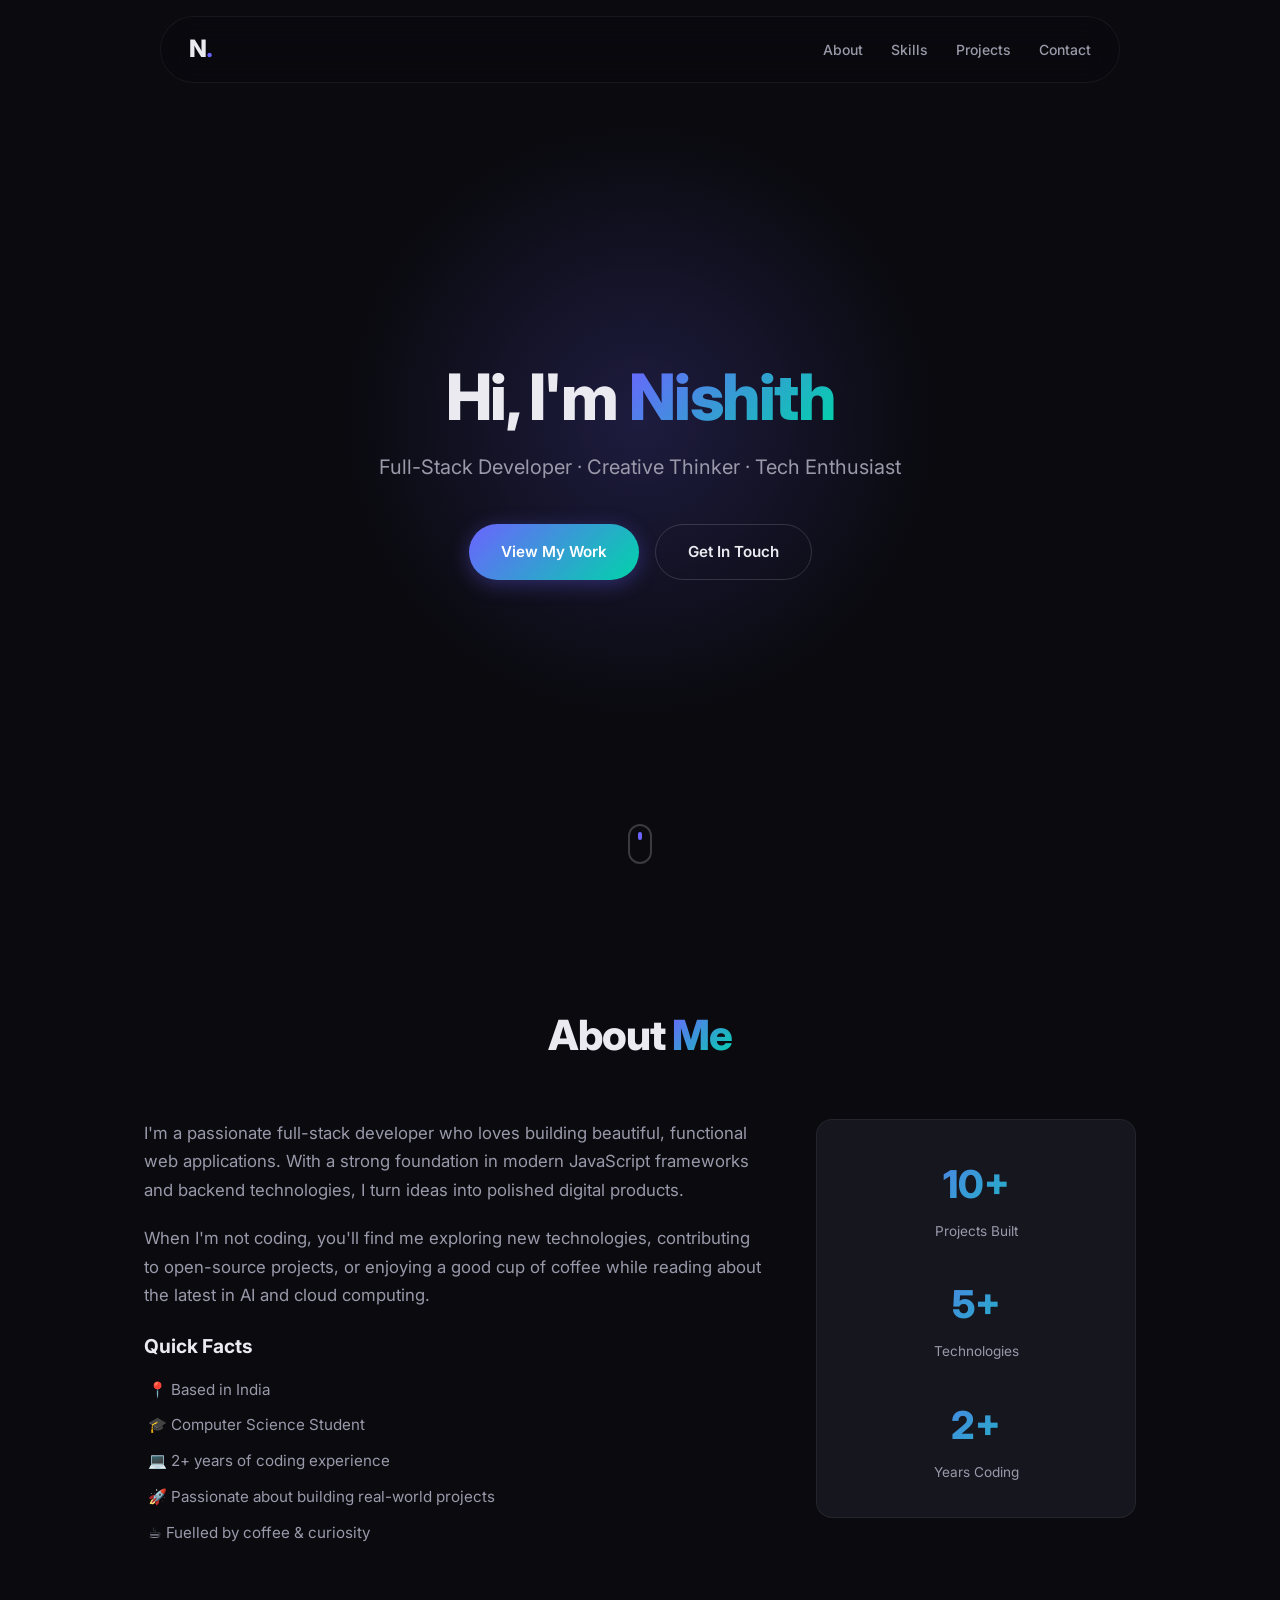
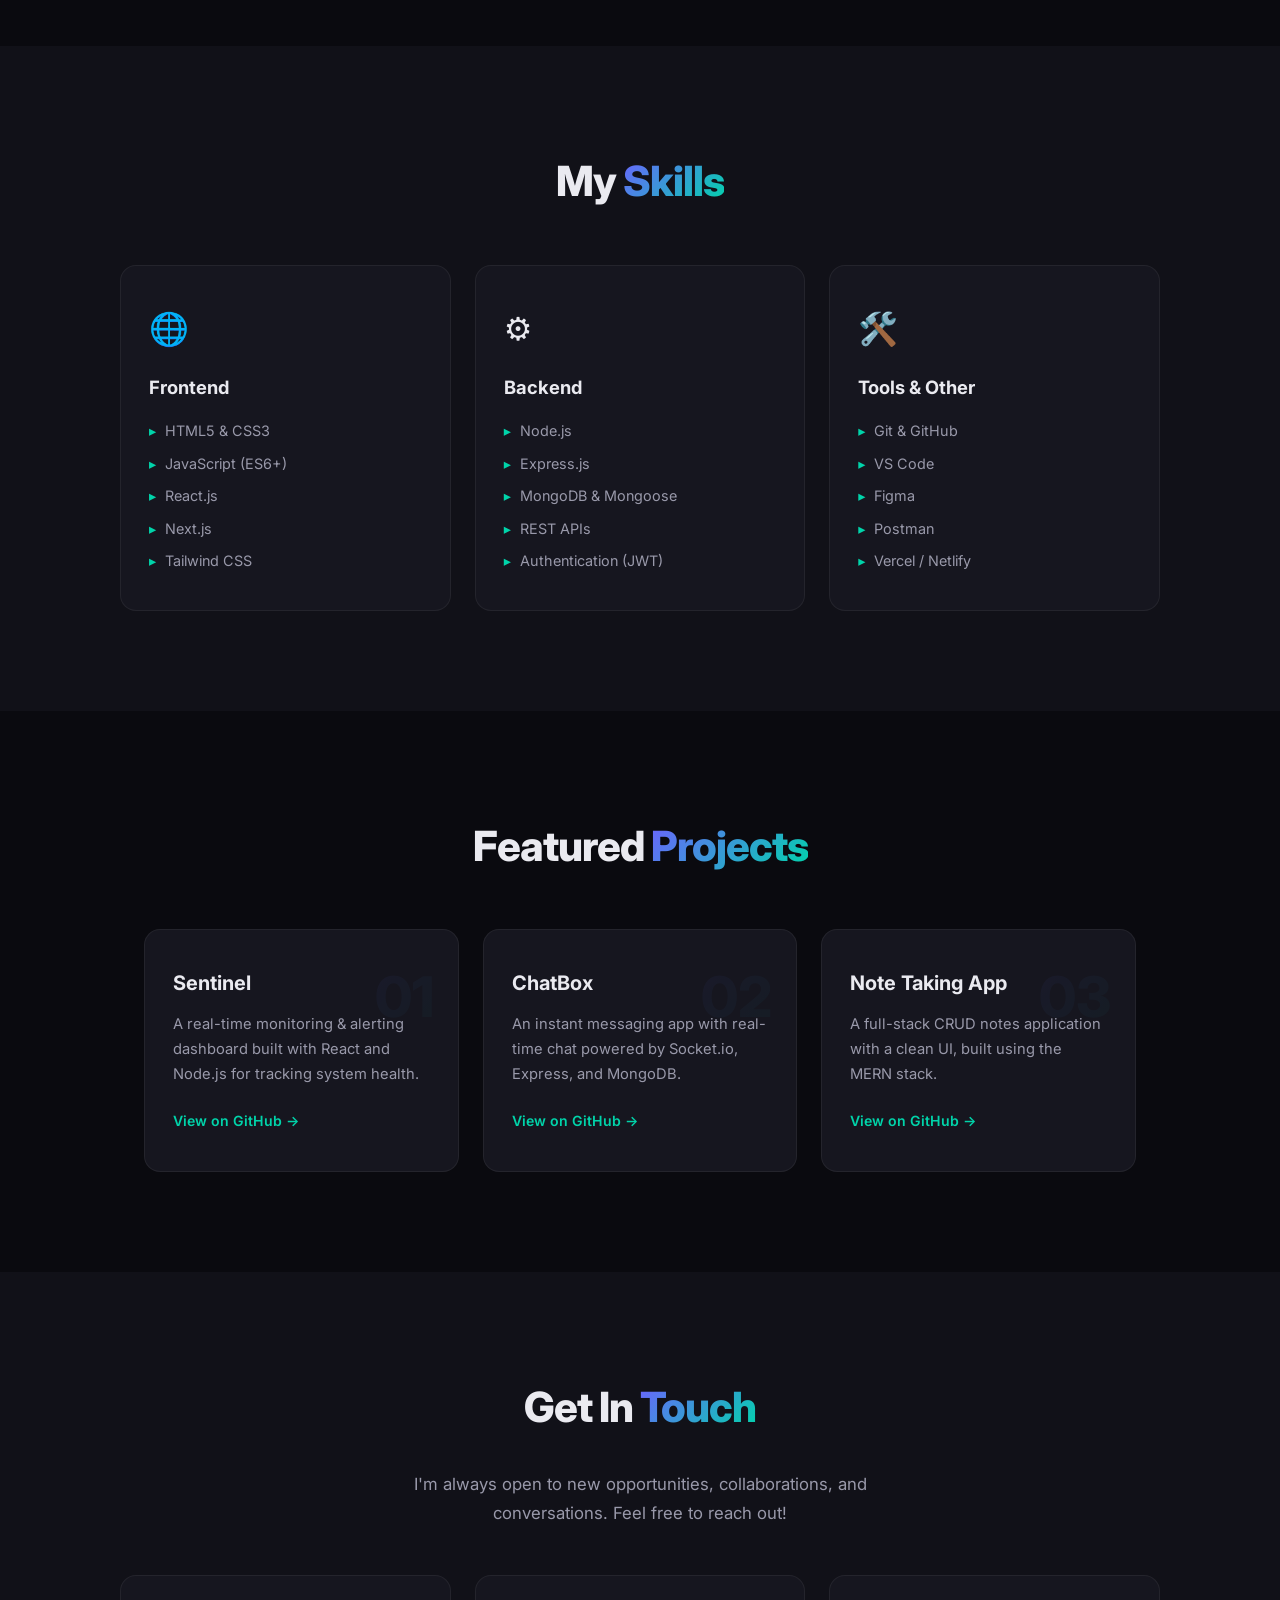
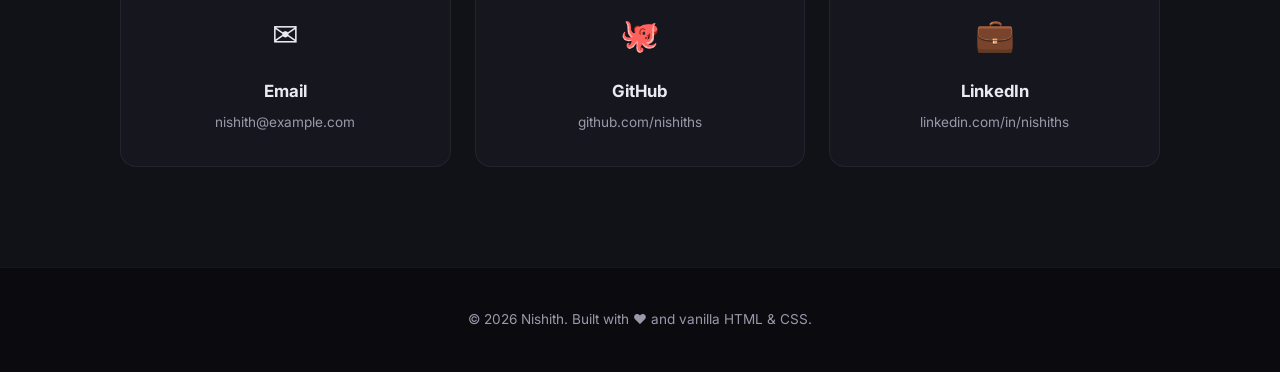
<file: assignment1/index.html>
<!DOCTYPE html>
<html lang="en">

<head>
  <meta charset="UTF-8" />
  <meta name="viewport" content="width=device-width, initial-scale=1.0" />
  <meta name="description"
    content="Personal profile page of Nishith — Full-Stack Developer, creative thinker, and tech enthusiast." />
  <title>Nishith | Personal Profile</title>
  <link rel="stylesheet" href="style.css" />
  <link rel="preconnect" href="https://fonts.googleapis.com" />
  <link rel="preconnect" href="https://fonts.gstatic.com" crossorigin />
  <link href="https://fonts.googleapis.com/css2?family=Inter:wght@300;400;500;600;700;800&display=swap"
    rel="stylesheet" />
</head>

<body>

  <!-- ===== Floating Nav ===== -->
  <nav class="navbar" id="navbar">
    <a href="#hero" class="nav-logo">N<span>.</span></a>
    <ul class="nav-links">
      <li><a href="#about">About</a></li>
      <li><a href="#skills">Skills</a></li>
      <li><a href="#projects">Projects</a></li>
      <li><a href="#contact">Contact</a></li>
    </ul>
  </nav>

  <!-- ===== Hero Section ===== -->
  <header class="hero" id="hero">
    <div class="hero-glow"></div>
    <div class="hero-content">
      <h1 class="hero-title">
        Hi, I'm <span class="gradient-text">Nishith</span>
      </h1>
      <p class="hero-subtitle">Full-Stack Developer · Creative Thinker · Tech Enthusiast</p>
      <div class="hero-cta">
        <a href="#projects" class="btn btn-primary">View My Work</a>
        <a href="#contact" class="btn btn-outline">Get In Touch</a>
      </div>
    </div>
    <div class="scroll-indicator">
      <span></span>
    </div>
  </header>

  <!-- ===== About Section ===== -->
  <section class="section" id="about">
    <h2 class="section-title">About <span class="gradient-text">Me</span></h2>
    <div class="about-grid">
      <div class="about-text">
        <p>
          I'm a passionate full-stack developer who loves building beautiful,
          functional web applications. With a strong foundation in modern
          JavaScript frameworks and backend technologies, I turn ideas into
          polished digital products.
        </p>
        <p>
          When I'm not coding, you'll find me exploring new technologies,
          contributing to open-source projects, or enjoying a good cup of
          coffee while reading about the latest in AI and cloud computing.
        </p>

        <h3>Quick Facts</h3>
        <ul class="facts-list">
          <li>📍 Based in India</li>
          <li>🎓 Computer Science Student</li>
          <li>💻 2+ years of coding experience</li>
          <li>🚀 Passionate about building real-world projects</li>
          <li>☕ Fuelled by coffee &amp; curiosity</li>
        </ul>
      </div>
      <div class="about-card">
        <div class="stat-row">
          <div class="stat">
            <span class="stat-number">10+</span>
            <span class="stat-label">Projects Built</span>
          </div>
          <div class="stat">
            <span class="stat-number">5+</span>
            <span class="stat-label">Technologies</span>
          </div>
          <div class="stat">
            <span class="stat-number">2+</span>
            <span class="stat-label">Years Coding</span>
          </div>
        </div>
      </div>
    </div>
  </section>

  <!-- ===== Skills Section ===== -->
  <section class="section section-alt" id="skills">
    <h2 class="section-title">My <span class="gradient-text">Skills</span></h2>
    <div class="skills-grid">
      <div class="skill-card">
        <div class="skill-icon">🌐</div>
        <h3>Frontend</h3>
        <ul>
          <li>HTML5 &amp; CSS3</li>
          <li>JavaScript (ES6+)</li>
          <li>React.js</li>
          <li>Next.js</li>
          <li>Tailwind CSS</li>
        </ul>
      </div>
      <div class="skill-card">
        <div class="skill-icon">⚙️</div>
        <h3>Backend</h3>
        <ul>
          <li>Node.js</li>
          <li>Express.js</li>
          <li>MongoDB &amp; Mongoose</li>
          <li>REST APIs</li>
          <li>Authentication (JWT)</li>
        </ul>
      </div>
      <div class="skill-card">
        <div class="skill-icon">🛠️</div>
        <h3>Tools &amp; Other</h3>
        <ul>
          <li>Git &amp; GitHub</li>
          <li>VS Code</li>
          <li>Figma</li>
          <li>Postman</li>
          <li>Vercel / Netlify</li>
        </ul>
      </div>
    </div>
  </section>

  <!-- ===== Projects Section ===== -->
  <section class="section" id="projects">
    <h2 class="section-title">Featured <span class="gradient-text">Projects</span></h2>
    <div class="projects-grid">

      <a href="https://github.com/nishiths" target="_blank" rel="noopener" class="project-card">
        <div class="project-number">01</div>
        <h3>Sentinel</h3>
        <p>A real-time monitoring &amp; alerting dashboard built with React and Node.js for tracking system health.</p>
        <span class="project-link">View on GitHub →</span>
      </a>

      <a href="https://github.com/nishiths" target="_blank" rel="noopener" class="project-card">
        <div class="project-number">02</div>
        <h3>ChatBox</h3>
        <p>An instant messaging app with real-time chat powered by Socket.io, Express, and MongoDB.</p>
        <span class="project-link">View on GitHub →</span>
      </a>

      <a href="https://github.com/nishiths" target="_blank" rel="noopener" class="project-card">
        <div class="project-number">03</div>
        <h3>Note Taking App</h3>
        <p>A full-stack CRUD notes application with a clean UI, built using the MERN stack.</p>
        <span class="project-link">View on GitHub →</span>
      </a>

    </div>
  </section>

  <!-- ===== Contact Section ===== -->
  <section class="section section-alt" id="contact">
    <h2 class="section-title">Get In <span class="gradient-text">Touch</span></h2>
    <p class="contact-text">
      I'm always open to new opportunities, collaborations, and conversations.
      Feel free to reach out!
    </p>
    <div class="contact-links">
      <a href="mailto:nishith@example.com" class="contact-card" target="_blank" rel="noopener">
        <span class="contact-icon">✉️</span>
        <h3>Email</h3>
        <p>nishith@example.com</p>
      </a>
      <a href="https://github.com/nishiths" class="contact-card" target="_blank" rel="noopener">
        <span class="contact-icon">🐙</span>
        <h3>GitHub</h3>
        <p>github.com/nishiths</p>
      </a>
      <a href="https://linkedin.com/in/nishiths" class="contact-card" target="_blank" rel="noopener">
        <span class="contact-icon">💼</span>
        <h3>LinkedIn</h3>
        <p>linkedin.com/in/nishiths</p>
      </a>
    </div>
  </section>

  <!-- ===== Footer ===== -->
  <footer class="footer">
    <p>&copy; 2026 Nishith. Built with ❤️ and vanilla HTML &amp; CSS.</p>
  </footer>

  <script>
    /* Navbar scroll effect */
    window.addEventListener('scroll', () => {
      document.getElementById('navbar')
        .classList.toggle('scrolled', window.scrollY > 50);
    });

    /* Simple reveal-on-scroll */
    const observer = new IntersectionObserver((entries) => {
      entries.forEach(e => { if (e.isIntersecting) e.target.classList.add('visible'); });
    }, { threshold: 0.15 });

    document.querySelectorAll('.section, .skill-card, .project-card, .contact-card, .about-card')
      .forEach(el => observer.observe(el));
  </script>
</body>

</html>
</file>
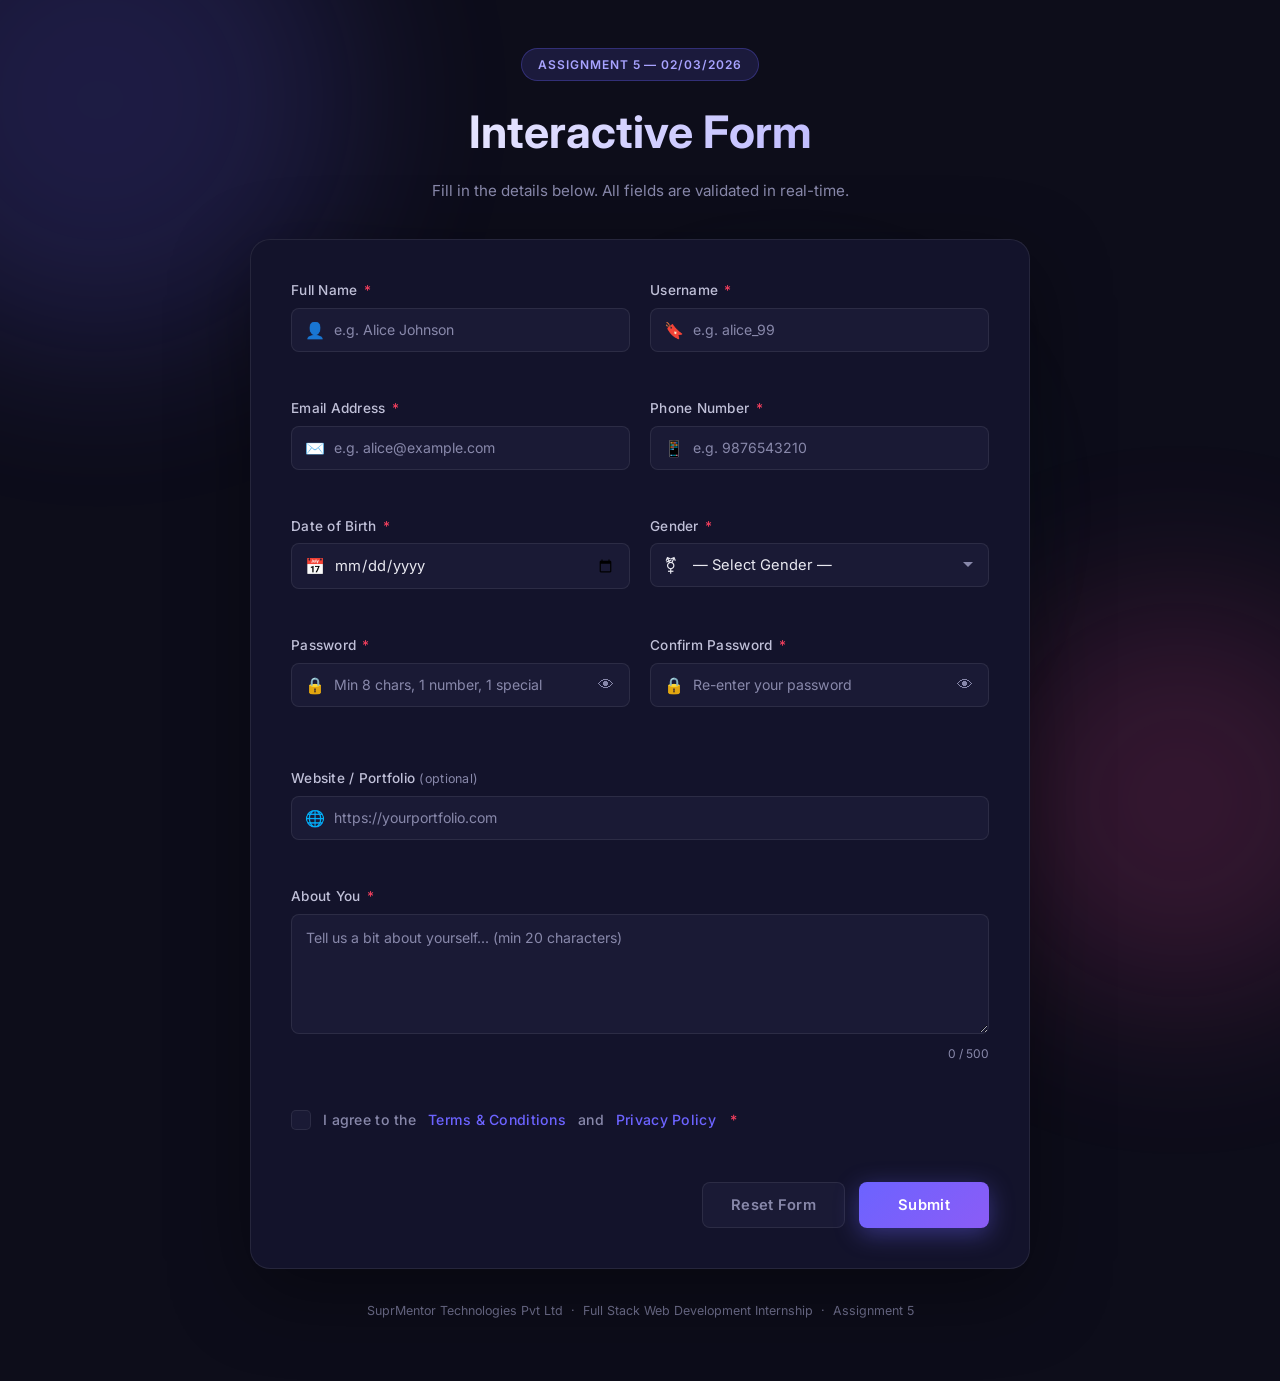
<file: assignment5/index.html>
<!DOCTYPE html>
<html lang="en">

<head>
    <meta charset="UTF-8" />
    <meta name="viewport" content="width=device-width, initial-scale=1.0" />
    <meta name="description" content="Interactive Form with real-time validation — SuprMentor Assignment 5" />
    <title>Interactive Form | SuprMentor Assignment 5</title>
    <link rel="preconnect" href="https://fonts.googleapis.com" />
    <link rel="preconnect" href="https://fonts.gstatic.com" crossorigin />
    <link href="https://fonts.googleapis.com/css2?family=Inter:wght@300;400;500;600;700&display=swap"
        rel="stylesheet" />
    <link rel="stylesheet" href="style.css" />
</head>

<body>

    <!-- Background Blobs -->
    <div class="blob blob-1"></div>
    <div class="blob blob-2"></div>
    <div class="blob blob-3"></div>

    <div class="page-wrapper">

        <!-- Header -->
        <header class="page-header">
            <div class="badge">Assignment 5 — 02/03/2026</div>
            <h1>Interactive Form</h1>
            <p class="subtitle">Fill in the details below. All fields are validated in real-time.</p>
        </header>

        <!-- Form Card -->
        <main class="card">

            <!-- Success Banner (hidden by default) -->
            <div class="success-banner" id="successBanner">
                <span class="success-icon">✓</span>
                <div>
                    <strong>Form Submitted Successfully!</strong>
                    <p>Thank you! Your details have been received.</p>
                </div>
            </div>

            <form id="registrationForm" novalidate>

                <!-- Row 1: Full Name + Username -->
                <div class="form-row">
                    <div class="form-group" id="group-fullName">
                        <label for="fullName">Full Name <span class="required">*</span></label>
                        <div class="input-wrapper">
                            <span class="input-icon">👤</span>
                            <input type="text" id="fullName" name="fullName" placeholder="e.g. Alice Johnson"
                                autocomplete="name" />
                        </div>
                        <span class="error-msg" id="error-fullName"></span>
                    </div>

                    <div class="form-group" id="group-username">
                        <label for="username">Username <span class="required">*</span></label>
                        <div class="input-wrapper">
                            <span class="input-icon">🔖</span>
                            <input type="text" id="username" name="username" placeholder="e.g. alice_99"
                                autocomplete="username" />
                        </div>
                        <span class="error-msg" id="error-username"></span>
                    </div>
                </div>

                <!-- Row 2: Email + Phone -->
                <div class="form-row">
                    <div class="form-group" id="group-email">
                        <label for="email">Email Address <span class="required">*</span></label>
                        <div class="input-wrapper">
                            <span class="input-icon">✉️</span>
                            <input type="email" id="email" name="email" placeholder="e.g. alice@example.com"
                                autocomplete="email" />
                        </div>
                        <span class="error-msg" id="error-email"></span>
                    </div>

                    <div class="form-group" id="group-phone">
                        <label for="phone">Phone Number <span class="required">*</span></label>
                        <div class="input-wrapper">
                            <span class="input-icon">📱</span>
                            <input type="tel" id="phone" name="phone" placeholder="e.g. 9876543210"
                                autocomplete="tel" />
                        </div>
                        <span class="error-msg" id="error-phone"></span>
                    </div>
                </div>

                <!-- Row 3: Date of Birth + Gender -->
                <div class="form-row">
                    <div class="form-group" id="group-dob">
                        <label for="dob">Date of Birth <span class="required">*</span></label>
                        <div class="input-wrapper">
                            <span class="input-icon">📅</span>
                            <input type="date" id="dob" name="dob" />
                        </div>
                        <span class="error-msg" id="error-dob"></span>
                    </div>

                    <div class="form-group" id="group-gender">
                        <label for="gender">Gender <span class="required">*</span></label>
                        <div class="input-wrapper">
                            <span class="input-icon">⚧</span>
                            <select id="gender" name="gender">
                                <option value="">— Select Gender —</option>
                                <option value="male">Male</option>
                                <option value="female">Female</option>
                                <option value="non-binary">Non-Binary</option>
                                <option value="prefer-not">Prefer not to say</option>
                            </select>
                        </div>
                        <span class="error-msg" id="error-gender"></span>
                    </div>
                </div>

                <!-- Row 4: Password + Confirm Password -->
                <div class="form-row">
                    <div class="form-group" id="group-password">
                        <label for="password">Password <span class="required">*</span></label>
                        <div class="input-wrapper">
                            <span class="input-icon">🔒</span>
                            <input type="password" id="password" name="password"
                                placeholder="Min 8 chars, 1 number, 1 special" autocomplete="new-password" />
                            <button type="button" class="toggle-password" id="togglePassword"
                                aria-label="Toggle password visibility">👁</button>
                        </div>
                        <div class="password-strength" id="passwordStrength">
                            <div class="strength-bar">
                                <div class="strength-fill" id="strengthFill"></div>
                            </div>
                            <span class="strength-label" id="strengthLabel"></span>
                        </div>
                        <span class="error-msg" id="error-password"></span>
                    </div>

                    <div class="form-group" id="group-confirmPassword">
                        <label for="confirmPassword">Confirm Password <span class="required">*</span></label>
                        <div class="input-wrapper">
                            <span class="input-icon">🔒</span>
                            <input type="password" id="confirmPassword" name="confirmPassword"
                                placeholder="Re-enter your password" autocomplete="new-password" />
                            <button type="button" class="toggle-password" id="toggleConfirm"
                                aria-label="Toggle confirm password visibility">👁</button>
                        </div>
                        <span class="error-msg" id="error-confirmPassword"></span>
                    </div>
                </div>

                <!-- Website URL -->
                <div class="form-group" id="group-website">
                    <label for="website">Website / Portfolio <span class="optional">(optional)</span></label>
                    <div class="input-wrapper">
                        <span class="input-icon">🌐</span>
                        <input type="url" id="website" name="website" placeholder="https://yourportfolio.com" />
                    </div>
                    <span class="error-msg" id="error-website"></span>
                </div>

                <!-- About -->
                <div class="form-group" id="group-about">
                    <label for="about">About You <span class="required">*</span></label>
                    <div class="input-wrapper textarea-wrapper">
                        <textarea id="about" name="about" rows="4"
                            placeholder="Tell us a bit about yourself... (min 20 characters)"
                            maxlength="500"></textarea>
                    </div>
                    <div class="char-count"><span id="aboutCount">0</span> / 500</div>
                    <span class="error-msg" id="error-about"></span>
                </div>

                <!-- Terms -->
                <div class="form-group checkbox-group" id="group-terms">
                    <label class="checkbox-label">
                        <input type="checkbox" id="terms" name="terms" />
                        <span class="checkbox-custom"></span>
                        I agree to the <a href="#" class="link">Terms & Conditions</a> and <a href="#"
                            class="link">Privacy Policy</a> <span class="required">*</span>
                    </label>
                    <span class="error-msg" id="error-terms"></span>
                </div>

                <!-- Buttons -->
                <div class="form-actions">
                    <button type="button" id="resetBtn" class="btn btn-secondary">Reset Form</button>
                    <button type="submit" id="submitBtn" class="btn btn-primary">
                        <span class="btn-text">Submit</span>
                        <span class="btn-loader" id="btnLoader"></span>
                    </button>
                </div>

            </form>

        </main>

        <footer class="page-footer">
            SuprMentor Technologies Pvt Ltd &nbsp;·&nbsp; Full Stack Web Development Internship &nbsp;·&nbsp; Assignment
            5
        </footer>

    </div>

    <script src="script.js"></script>
</body>

</html>
</file>
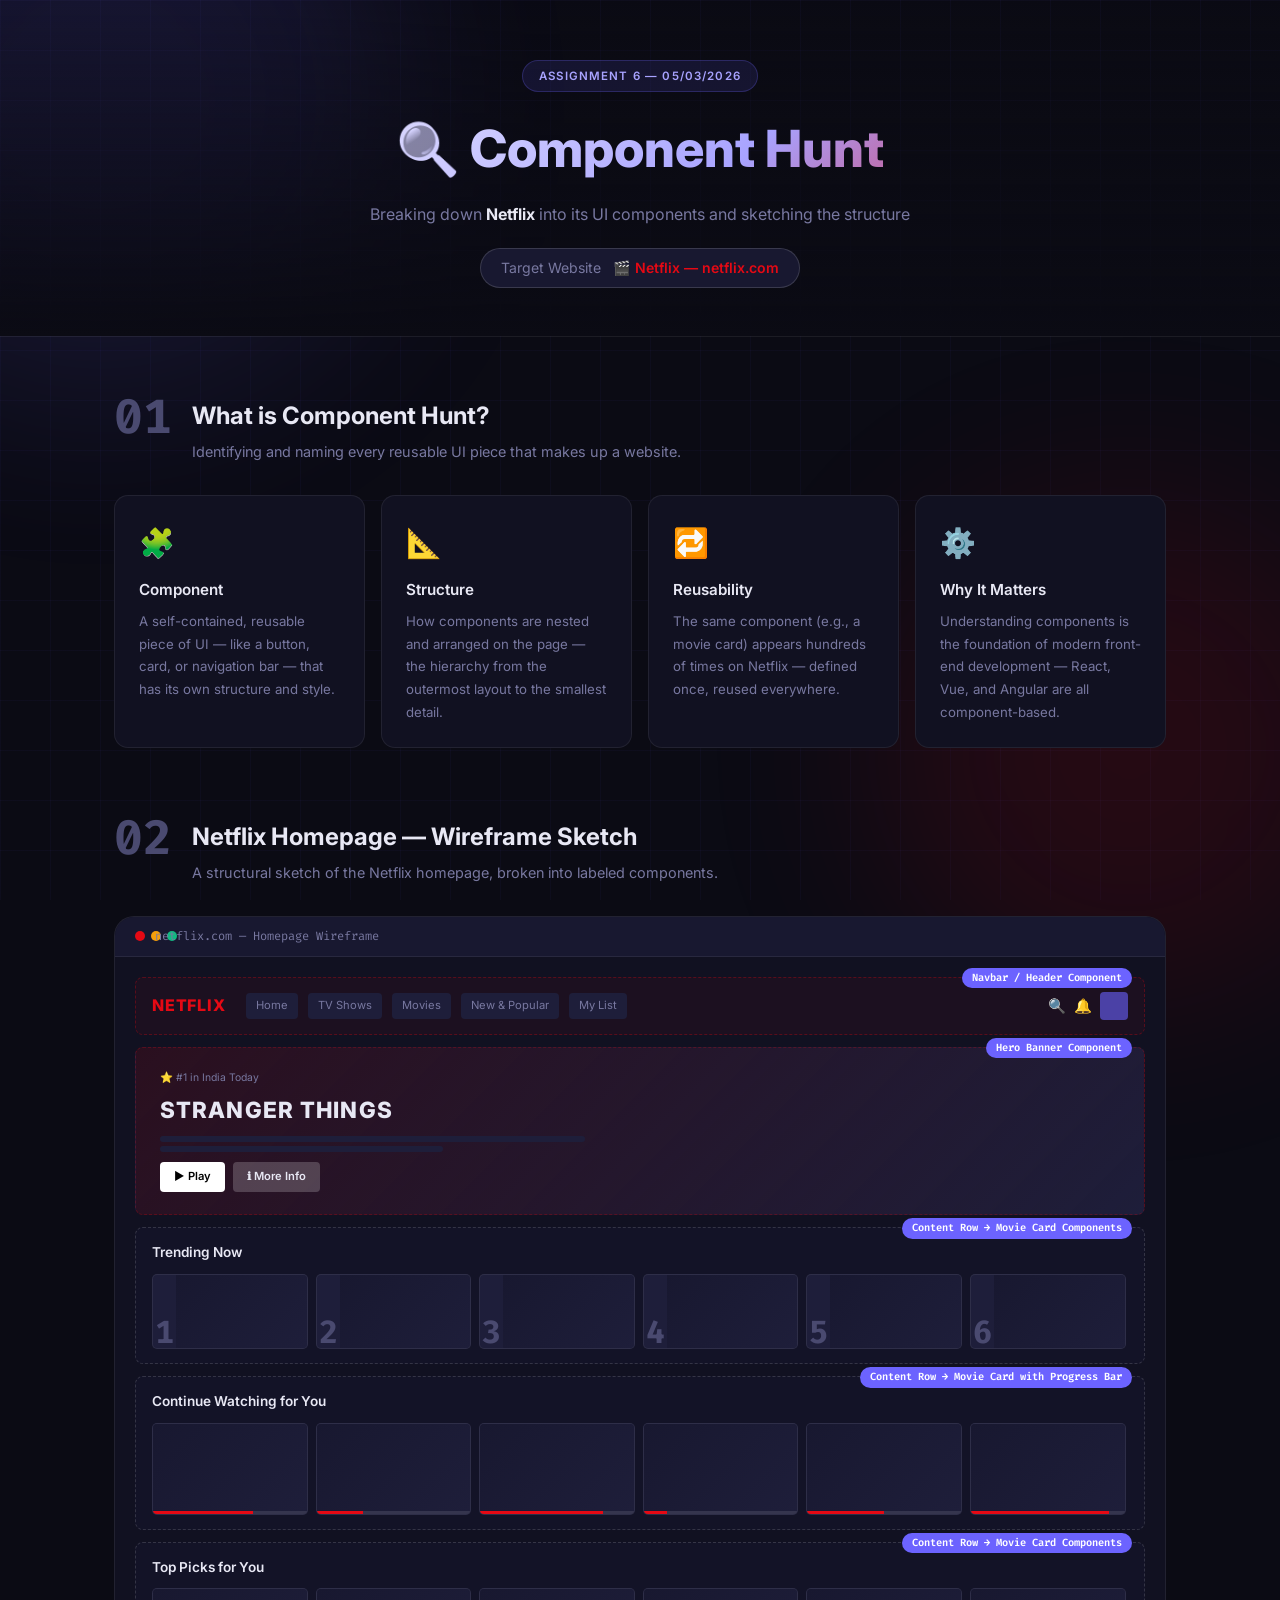
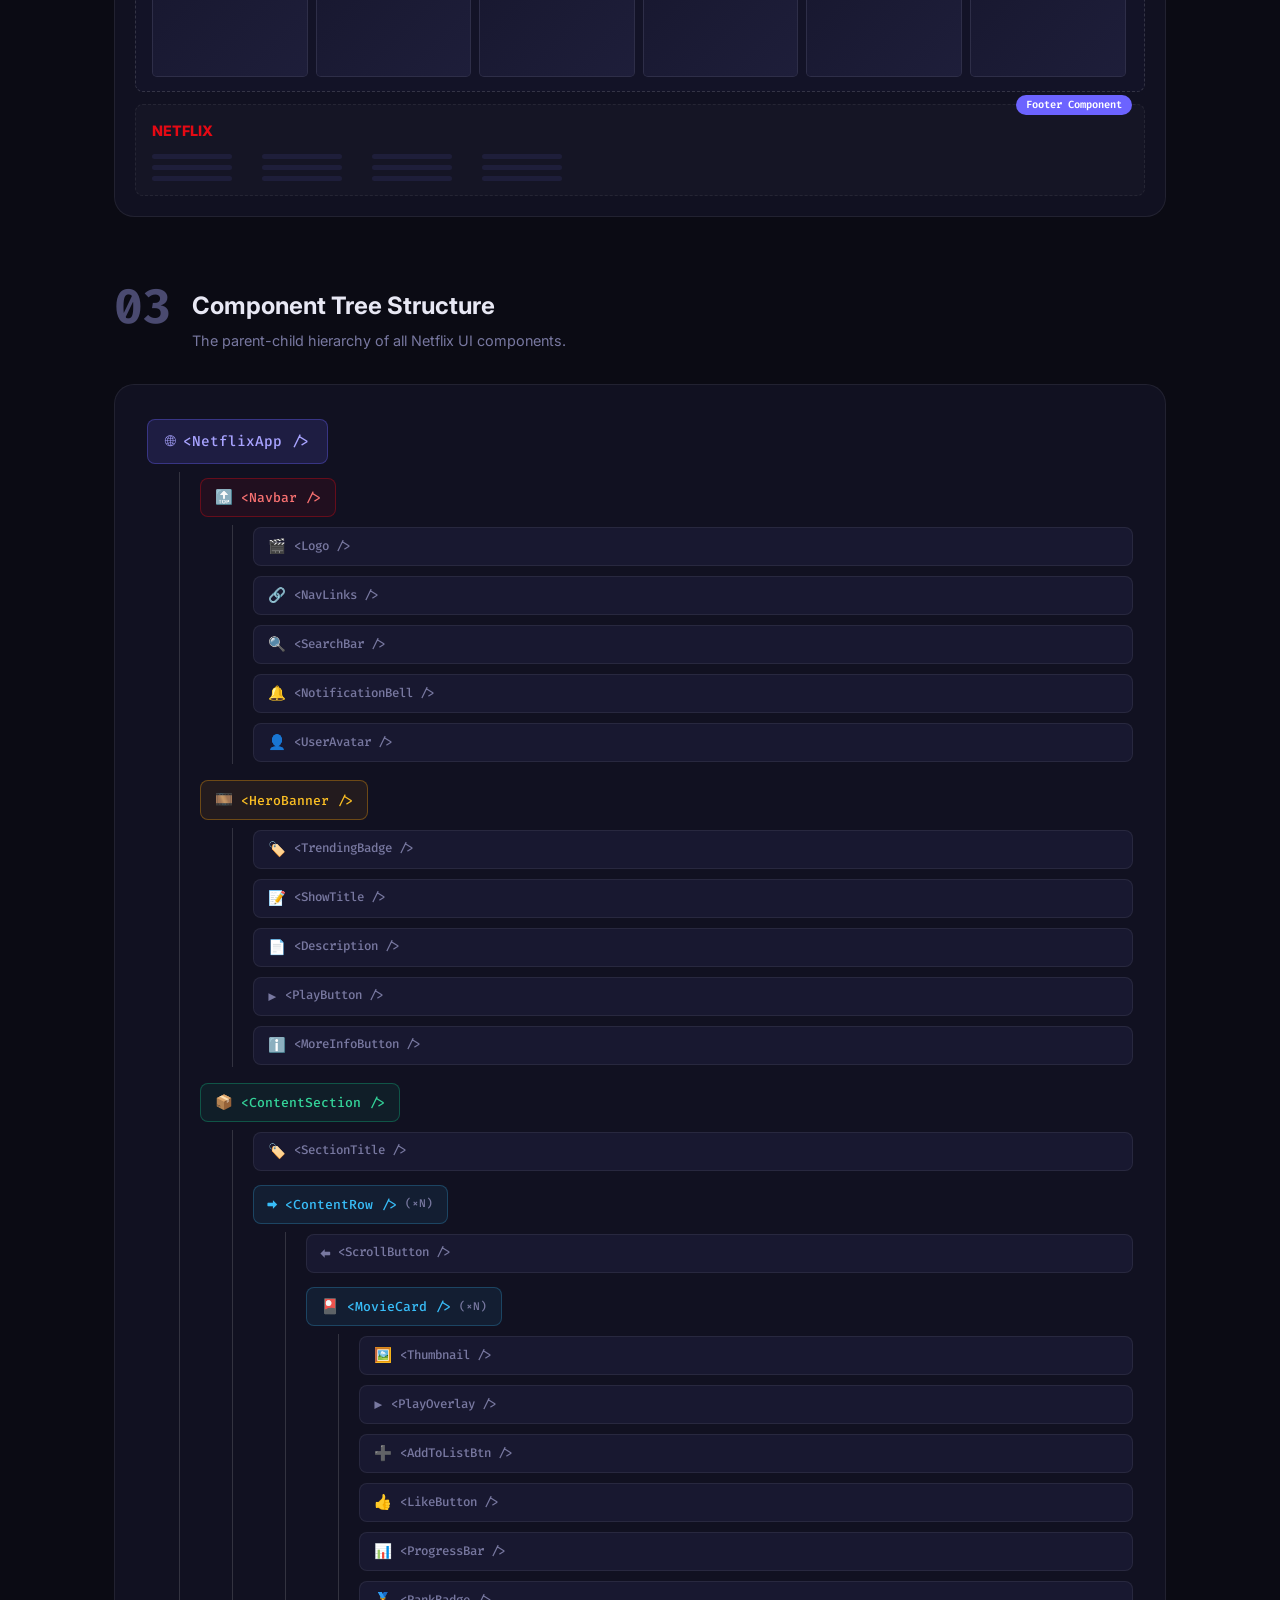
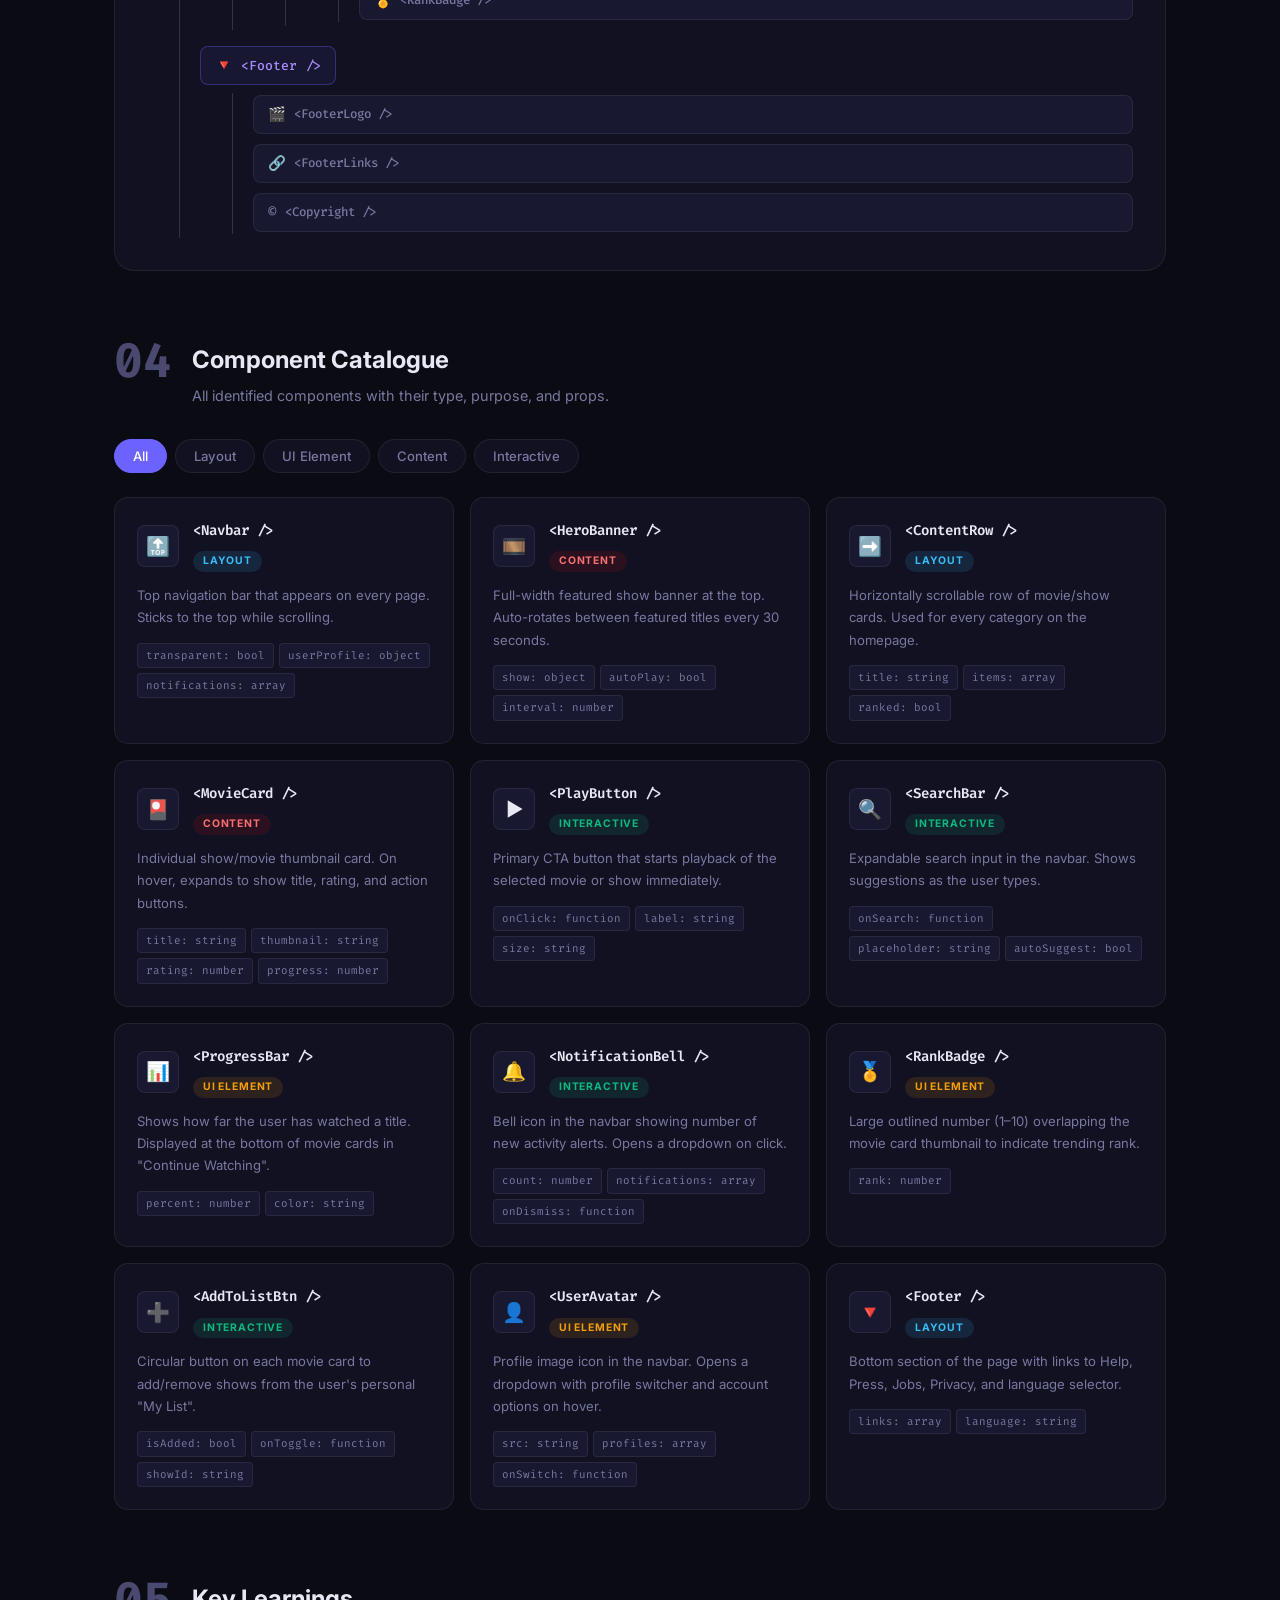
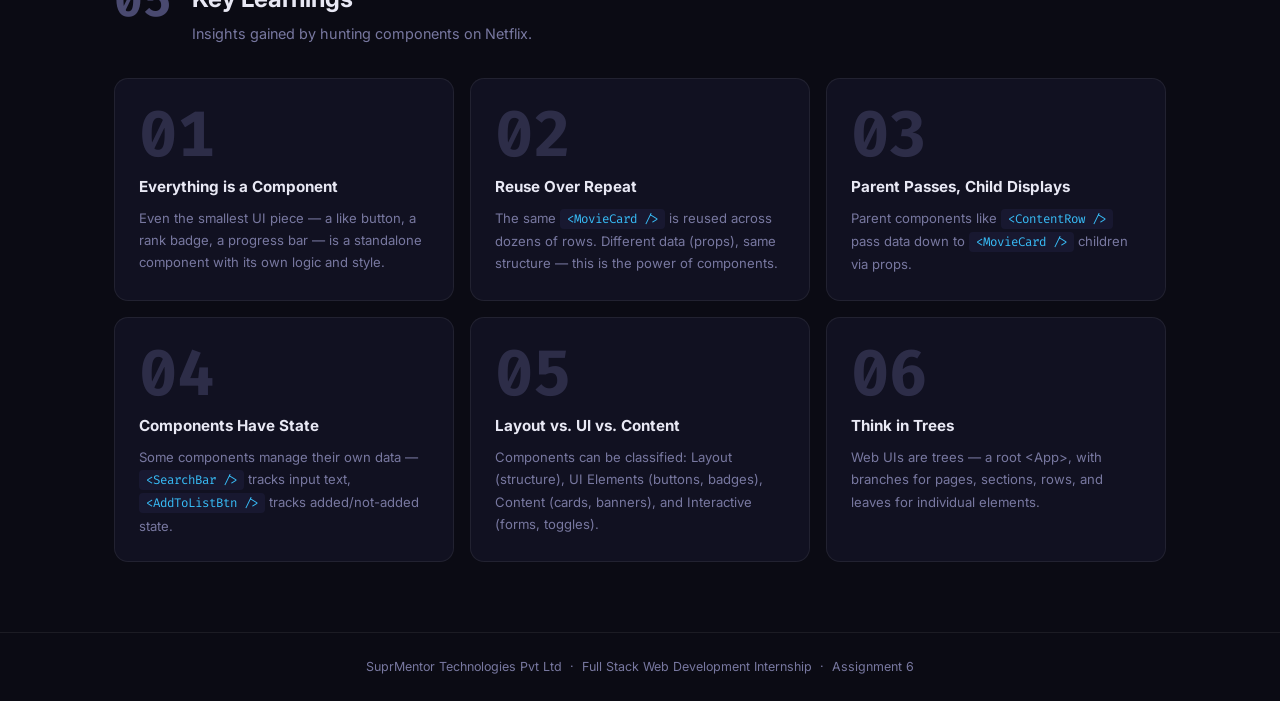
<file: assignment6/index.html>
<!DOCTYPE html>
<html lang="en">

<head>
    <meta charset="UTF-8" />
    <meta name="viewport" content="width=device-width, initial-scale=1.0" />
    <meta name="description"
        content="Component Hunt — Break a popular website into components. SuprMentor Assignment 6" />
    <title>Component Hunt | SuprMentor Assignment 6</title>
    <link rel="preconnect" href="https://fonts.googleapis.com" />
    <link rel="preconnect" href="https://fonts.gstatic.com" crossorigin />
    <link
        href="https://fonts.googleapis.com/css2?family=Inter:wght@300;400;500;600;700;800&family=Fira+Code:wght@400;500&display=swap"
        rel="stylesheet" />
    <link rel="stylesheet" href="style.css" />
</head>

<body>

    <div class="bg-grid"></div>
    <div class="blob blob-1"></div>
    <div class="blob blob-2"></div>

    <!-- ===== PAGE HEADER ===== -->
    <header class="page-header">
        <div class="container">
            <div class="header-top">
                <span class="badge">Assignment 6 — 05/03/2026</span>
            </div>
            <h1>🔍 Component Hunt</h1>
            <p class="subtitle">Breaking down <strong>Netflix</strong> into its UI components and sketching the
                structure</p>
            <div class="target-site">
                <span class="site-label">Target Website</span>
                <span class="site-name">🎬 Netflix — netflix.com</span>
            </div>
        </div>
    </header>

    <main class="container">

        <!-- ===== SECTION 1: WHAT IS COMPONENT HUNT ===== -->
        <section class="section">
            <div class="section-header">
                <span class="section-num">01</span>
                <div>
                    <h2>What is Component Hunt?</h2>
                    <p>Identifying and naming every reusable UI piece that makes up a website.</p>
                </div>
            </div>
            <div class="info-grid">
                <div class="info-card">
                    <div class="info-icon">🧩</div>
                    <h3>Component</h3>
                    <p>A self-contained, reusable piece of UI — like a button, card, or navigation bar — that has its
                        own structure and style.</p>
                </div>
                <div class="info-card">
                    <div class="info-icon">📐</div>
                    <h3>Structure</h3>
                    <p>How components are nested and arranged on the page — the hierarchy from the outermost layout to
                        the smallest detail.</p>
                </div>
                <div class="info-card">
                    <div class="info-icon">🔁</div>
                    <h3>Reusability</h3>
                    <p>The same component (e.g., a movie card) appears hundreds of times on Netflix — defined once,
                        reused everywhere.</p>
                </div>
                <div class="info-card">
                    <div class="info-icon">⚙️</div>
                    <h3>Why It Matters</h3>
                    <p>Understanding components is the foundation of modern front-end development — React, Vue, and
                        Angular are all component-based.</p>
                </div>
            </div>
        </section>

        <!-- ===== SECTION 2: NETFLIX PAGE WIREFRAME SKETCH ===== -->
        <section class="section">
            <div class="section-header">
                <span class="section-num">02</span>
                <div>
                    <h2>Netflix Homepage — Wireframe Sketch</h2>
                    <p>A structural sketch of the Netflix homepage, broken into labeled components.</p>
                </div>
            </div>

            <div class="wireframe-wrapper">
                <div class="wireframe-label">netflix.com — Homepage Wireframe</div>

                <div class="wireframe">

                    <!-- Navbar -->
                    <div class="wf-block wf-navbar" data-component="Navbar">
                        <div class="wf-logo">NETFLIX</div>
                        <div class="wf-nav-links">
                            <div class="wf-nav-link">Home</div>
                            <div class="wf-nav-link">TV Shows</div>
                            <div class="wf-nav-link">Movies</div>
                            <div class="wf-nav-link">New &amp; Popular</div>
                            <div class="wf-nav-link">My List</div>
                        </div>
                        <div class="wf-nav-right">
                            <div class="wf-icon-btn">🔍</div>
                            <div class="wf-icon-btn">🔔</div>
                            <div class="wf-avatar"></div>
                        </div>
                        <div class="wf-tag">Navbar / Header Component</div>
                    </div>

                    <!-- Hero Banner -->
                    <div class="wf-block wf-hero" data-component="HeroBanner">
                        <div class="wf-hero-content">
                            <div class="wf-hero-badge">⭐ #1 in India Today</div>
                            <div class="wf-hero-title">STRANGER THINGS</div>
                            <div class="wf-hero-desc">
                                <div class="wf-line"></div>
                                <div class="wf-line short"></div>
                            </div>
                            <div class="wf-hero-btns">
                                <div class="wf-btn primary">▶ Play</div>
                                <div class="wf-btn secondary">ℹ More Info</div>
                            </div>
                        </div>
                        <div class="wf-tag">Hero Banner Component</div>
                    </div>

                    <!-- Row 1: Trending -->
                    <div class="wf-block wf-row-section" data-component="ContentRow">
                        <div class="wf-row-title">Trending Now</div>
                        <div class="wf-cards-row">
                            <div class="wf-card ranked"><span class="wf-rank">1</span>
                                <div class="wf-card-img"></div>
                            </div>
                            <div class="wf-card ranked"><span class="wf-rank">2</span>
                                <div class="wf-card-img"></div>
                            </div>
                            <div class="wf-card ranked"><span class="wf-rank">3</span>
                                <div class="wf-card-img"></div>
                            </div>
                            <div class="wf-card ranked"><span class="wf-rank">4</span>
                                <div class="wf-card-img"></div>
                            </div>
                            <div class="wf-card ranked"><span class="wf-rank">5</span>
                                <div class="wf-card-img"></div>
                            </div>
                            <div class="wf-card ranked"><span class="wf-rank">6</span>
                                <div class="wf-card-img"></div>
                            </div>
                        </div>
                        <div class="wf-tag">Content Row → Movie Card Components</div>
                    </div>

                    <!-- Row 2: Continue Watching -->
                    <div class="wf-block wf-row-section" data-component="ContentRow">
                        <div class="wf-row-title">Continue Watching for You</div>
                        <div class="wf-cards-row">
                            <div class="wf-card progress">
                                <div class="wf-card-img"></div>
                                <div class="wf-progress-bar">
                                    <div class="wf-progress-fill" style="width:65%"></div>
                                </div>
                            </div>
                            <div class="wf-card progress">
                                <div class="wf-card-img"></div>
                                <div class="wf-progress-bar">
                                    <div class="wf-progress-fill" style="width:30%"></div>
                                </div>
                            </div>
                            <div class="wf-card progress">
                                <div class="wf-card-img"></div>
                                <div class="wf-progress-bar">
                                    <div class="wf-progress-fill" style="width:80%"></div>
                                </div>
                            </div>
                            <div class="wf-card progress">
                                <div class="wf-card-img"></div>
                                <div class="wf-progress-bar">
                                    <div class="wf-progress-fill" style="width:15%"></div>
                                </div>
                            </div>
                            <div class="wf-card progress">
                                <div class="wf-card-img"></div>
                                <div class="wf-progress-bar">
                                    <div class="wf-progress-fill" style="width:50%"></div>
                                </div>
                            </div>
                            <div class="wf-card progress">
                                <div class="wf-card-img"></div>
                                <div class="wf-progress-bar">
                                    <div class="wf-progress-fill" style="width:90%"></div>
                                </div>
                            </div>
                        </div>
                        <div class="wf-tag">Content Row → Movie Card with Progress Bar</div>
                    </div>

                    <!-- Row 3: Top Picks -->
                    <div class="wf-block wf-row-section" data-component="ContentRow">
                        <div class="wf-row-title">Top Picks for You</div>
                        <div class="wf-cards-row">
                            <div class="wf-card">
                                <div class="wf-card-img"></div>
                            </div>
                            <div class="wf-card">
                                <div class="wf-card-img"></div>
                            </div>
                            <div class="wf-card">
                                <div class="wf-card-img"></div>
                            </div>
                            <div class="wf-card">
                                <div class="wf-card-img"></div>
                            </div>
                            <div class="wf-card">
                                <div class="wf-card-img"></div>
                            </div>
                            <div class="wf-card">
                                <div class="wf-card-img"></div>
                            </div>
                        </div>
                        <div class="wf-tag">Content Row → Movie Card Components</div>
                    </div>

                    <!-- Footer -->
                    <div class="wf-block wf-footer" data-component="Footer">
                        <div class="wf-footer-logo">NETFLIX</div>
                        <div class="wf-footer-links">
                            <div class="wf-footer-col">
                                <div class="wf-flink"></div>
                                <div class="wf-flink"></div>
                                <div class="wf-flink"></div>
                            </div>
                            <div class="wf-footer-col">
                                <div class="wf-flink"></div>
                                <div class="wf-flink"></div>
                                <div class="wf-flink"></div>
                            </div>
                            <div class="wf-footer-col">
                                <div class="wf-flink"></div>
                                <div class="wf-flink"></div>
                                <div class="wf-flink"></div>
                            </div>
                            <div class="wf-footer-col">
                                <div class="wf-flink"></div>
                                <div class="wf-flink"></div>
                                <div class="wf-flink"></div>
                            </div>
                        </div>
                        <div class="wf-tag">Footer Component</div>
                    </div>

                </div>
            </div>
        </section>

        <!-- ===== SECTION 3: COMPONENT TREE ===== -->
        <section class="section">
            <div class="section-header">
                <span class="section-num">03</span>
                <div>
                    <h2>Component Tree Structure</h2>
                    <p>The parent-child hierarchy of all Netflix UI components.</p>
                </div>
            </div>

            <div class="tree-card">
                <div class="tree-root">
                    <div class="tree-node root-node">
                        <span class="node-icon">🌐</span> &lt;NetflixApp /&gt;
                    </div>
                    <div class="tree-children">

                        <!-- Navbar -->
                        <div class="tree-branch">
                            <div class="tree-node comp-node navbar-node">
                                <span class="node-icon">🔝</span> &lt;Navbar /&gt;
                            </div>
                            <div class="tree-children">
                                <div class="tree-node leaf-node"><span class="node-icon">🎬</span> &lt;Logo /&gt;</div>
                                <div class="tree-node leaf-node"><span class="node-icon">🔗</span> &lt;NavLinks /&gt;
                                </div>
                                <div class="tree-node leaf-node"><span class="node-icon">🔍</span> &lt;SearchBar /&gt;
                                </div>
                                <div class="tree-node leaf-node"><span class="node-icon">🔔</span> &lt;NotificationBell
                                    /&gt;</div>
                                <div class="tree-node leaf-node"><span class="node-icon">👤</span> &lt;UserAvatar /&gt;
                                </div>
                            </div>
                        </div>

                        <!-- Hero -->
                        <div class="tree-branch">
                            <div class="tree-node comp-node hero-node">
                                <span class="node-icon">🎞️</span> &lt;HeroBanner /&gt;
                            </div>
                            <div class="tree-children">
                                <div class="tree-node leaf-node"><span class="node-icon">🏷️</span> &lt;TrendingBadge
                                    /&gt;</div>
                                <div class="tree-node leaf-node"><span class="node-icon">📝</span> &lt;ShowTitle /&gt;
                                </div>
                                <div class="tree-node leaf-node"><span class="node-icon">📄</span> &lt;Description /&gt;
                                </div>
                                <div class="tree-node leaf-node"><span class="node-icon">▶️</span> &lt;PlayButton /&gt;
                                </div>
                                <div class="tree-node leaf-node"><span class="node-icon">ℹ️</span> &lt;MoreInfoButton
                                    /&gt;</div>
                            </div>
                        </div>

                        <!-- Content Rows -->
                        <div class="tree-branch">
                            <div class="tree-node comp-node row-node">
                                <span class="node-icon">📦</span> &lt;ContentSection /&gt;
                            </div>
                            <div class="tree-children">
                                <div class="tree-node leaf-node"><span class="node-icon">🏷️</span> &lt;SectionTitle
                                    /&gt;</div>
                                <div class="tree-branch">
                                    <div class="tree-node comp-node">
                                        <span class="node-icon">➡️</span> &lt;ContentRow /&gt; <em>(×N)</em>
                                    </div>
                                    <div class="tree-children">
                                        <div class="tree-node leaf-node"><span class="node-icon">⬅️</span>
                                            &lt;ScrollButton /&gt;</div>
                                        <div class="tree-branch">
                                            <div class="tree-node comp-node">
                                                <span class="node-icon">🎴</span> &lt;MovieCard /&gt; <em>(×N)</em>
                                            </div>
                                            <div class="tree-children">
                                                <div class="tree-node leaf-node"><span class="node-icon">🖼️</span>
                                                    &lt;Thumbnail /&gt;</div>
                                                <div class="tree-node leaf-node"><span class="node-icon">▶️</span>
                                                    &lt;PlayOverlay /&gt;</div>
                                                <div class="tree-node leaf-node"><span class="node-icon">➕</span>
                                                    &lt;AddToListBtn /&gt;</div>
                                                <div class="tree-node leaf-node"><span class="node-icon">👍</span>
                                                    &lt;LikeButton /&gt;</div>
                                                <div class="tree-node leaf-node"><span class="node-icon">📊</span>
                                                    &lt;ProgressBar /&gt;</div>
                                                <div class="tree-node leaf-node"><span class="node-icon">🏅</span>
                                                    &lt;RankBadge /&gt;</div>
                                            </div>
                                        </div>
                                    </div>
                                </div>
                            </div>
                        </div>

                        <!-- Footer -->
                        <div class="tree-branch">
                            <div class="tree-node comp-node footer-node">
                                <span class="node-icon">🔻</span> &lt;Footer /&gt;
                            </div>
                            <div class="tree-children">
                                <div class="tree-node leaf-node"><span class="node-icon">🎬</span> &lt;FooterLogo /&gt;
                                </div>
                                <div class="tree-node leaf-node"><span class="node-icon">🔗</span> &lt;FooterLinks /&gt;
                                </div>
                                <div class="tree-node leaf-node"><span class="node-icon">©️</span> &lt;Copyright /&gt;
                                </div>
                            </div>
                        </div>

                    </div>
                </div>
            </div>
        </section>

        <!-- ===== SECTION 4: COMPONENT CATALOGUE ===== -->
        <section class="section">
            <div class="section-header">
                <span class="section-num">04</span>
                <div>
                    <h2>Component Catalogue</h2>
                    <p>All identified components with their type, purpose, and props.</p>
                </div>
            </div>

            <!-- Filter Tabs -->
            <div class="filter-tabs" id="filterTabs">
                <button class="tab active" data-filter="all">All</button>
                <button class="tab" data-filter="layout">Layout</button>
                <button class="tab" data-filter="ui">UI Element</button>
                <button class="tab" data-filter="content">Content</button>
                <button class="tab" data-filter="interactive">Interactive</button>
            </div>

            <div class="catalogue-grid" id="catalogueGrid">

                <div class="comp-card" data-type="layout">
                    <div class="comp-header">
                        <div class="comp-icon">🔝</div>
                        <div>
                            <div class="comp-name">&lt;Navbar /&gt;</div>
                            <div class="comp-type layout">Layout</div>
                        </div>
                    </div>
                    <p class="comp-desc">Top navigation bar that appears on every page. Sticks to the top while
                        scrolling.</p>
                    <div class="comp-props">
                        <span class="prop">transparent: bool</span>
                        <span class="prop">userProfile: object</span>
                        <span class="prop">notifications: array</span>
                    </div>
                </div>

                <div class="comp-card" data-type="content">
                    <div class="comp-header">
                        <div class="comp-icon">🎞️</div>
                        <div>
                            <div class="comp-name">&lt;HeroBanner /&gt;</div>
                            <div class="comp-type content">Content</div>
                        </div>
                    </div>
                    <p class="comp-desc">Full-width featured show banner at the top. Auto-rotates between featured
                        titles every 30 seconds.</p>
                    <div class="comp-props">
                        <span class="prop">show: object</span>
                        <span class="prop">autoPlay: bool</span>
                        <span class="prop">interval: number</span>
                    </div>
                </div>

                <div class="comp-card" data-type="layout">
                    <div class="comp-header">
                        <div class="comp-icon">➡️</div>
                        <div>
                            <div class="comp-name">&lt;ContentRow /&gt;</div>
                            <div class="comp-type layout">Layout</div>
                        </div>
                    </div>
                    <p class="comp-desc">Horizontally scrollable row of movie/show cards. Used for every category on the
                        homepage.</p>
                    <div class="comp-props">
                        <span class="prop">title: string</span>
                        <span class="prop">items: array</span>
                        <span class="prop">ranked: bool</span>
                    </div>
                </div>

                <div class="comp-card" data-type="content">
                    <div class="comp-header">
                        <div class="comp-icon">🎴</div>
                        <div>
                            <div class="comp-name">&lt;MovieCard /&gt;</div>
                            <div class="comp-type content">Content</div>
                        </div>
                    </div>
                    <p class="comp-desc">Individual show/movie thumbnail card. On hover, expands to show title, rating,
                        and action buttons.</p>
                    <div class="comp-props">
                        <span class="prop">title: string</span>
                        <span class="prop">thumbnail: string</span>
                        <span class="prop">rating: number</span>
                        <span class="prop">progress: number</span>
                    </div>
                </div>

                <div class="comp-card" data-type="interactive">
                    <div class="comp-header">
                        <div class="comp-icon">▶️</div>
                        <div>
                            <div class="comp-name">&lt;PlayButton /&gt;</div>
                            <div class="comp-type interactive">Interactive</div>
                        </div>
                    </div>
                    <p class="comp-desc">Primary CTA button that starts playback of the selected movie or show
                        immediately.</p>
                    <div class="comp-props">
                        <span class="prop">onClick: function</span>
                        <span class="prop">label: string</span>
                        <span class="prop">size: string</span>
                    </div>
                </div>

                <div class="comp-card" data-type="interactive">
                    <div class="comp-header">
                        <div class="comp-icon">🔍</div>
                        <div>
                            <div class="comp-name">&lt;SearchBar /&gt;</div>
                            <div class="comp-type interactive">Interactive</div>
                        </div>
                    </div>
                    <p class="comp-desc">Expandable search input in the navbar. Shows suggestions as the user types.</p>
                    <div class="comp-props">
                        <span class="prop">onSearch: function</span>
                        <span class="prop">placeholder: string</span>
                        <span class="prop">autoSuggest: bool</span>
                    </div>
                </div>

                <div class="comp-card" data-type="ui">
                    <div class="comp-header">
                        <div class="comp-icon">📊</div>
                        <div>
                            <div class="comp-name">&lt;ProgressBar /&gt;</div>
                            <div class="comp-type ui">UI Element</div>
                        </div>
                    </div>
                    <p class="comp-desc">Shows how far the user has watched a title. Displayed at the bottom of movie
                        cards in "Continue Watching".</p>
                    <div class="comp-props">
                        <span class="prop">percent: number</span>
                        <span class="prop">color: string</span>
                    </div>
                </div>

                <div class="comp-card" data-type="interactive">
                    <div class="comp-header">
                        <div class="comp-icon">🔔</div>
                        <div>
                            <div class="comp-name">&lt;NotificationBell /&gt;</div>
                            <div class="comp-type interactive">Interactive</div>
                        </div>
                    </div>
                    <p class="comp-desc">Bell icon in the navbar showing number of new activity alerts. Opens a dropdown
                        on click.</p>
                    <div class="comp-props">
                        <span class="prop">count: number</span>
                        <span class="prop">notifications: array</span>
                        <span class="prop">onDismiss: function</span>
                    </div>
                </div>

                <div class="comp-card" data-type="ui">
                    <div class="comp-header">
                        <div class="comp-icon">🏅</div>
                        <div>
                            <div class="comp-name">&lt;RankBadge /&gt;</div>
                            <div class="comp-type ui">UI Element</div>
                        </div>
                    </div>
                    <p class="comp-desc">Large outlined number (1–10) overlapping the movie card thumbnail to indicate
                        trending rank.</p>
                    <div class="comp-props">
                        <span class="prop">rank: number</span>
                    </div>
                </div>

                <div class="comp-card" data-type="interactive">
                    <div class="comp-header">
                        <div class="comp-icon">➕</div>
                        <div>
                            <div class="comp-name">&lt;AddToListBtn /&gt;</div>
                            <div class="comp-type interactive">Interactive</div>
                        </div>
                    </div>
                    <p class="comp-desc">Circular button on each movie card to add/remove shows from the user's personal
                        "My List".</p>
                    <div class="comp-props">
                        <span class="prop">isAdded: bool</span>
                        <span class="prop">onToggle: function</span>
                        <span class="prop">showId: string</span>
                    </div>
                </div>

                <div class="comp-card" data-type="ui">
                    <div class="comp-header">
                        <div class="comp-icon">👤</div>
                        <div>
                            <div class="comp-name">&lt;UserAvatar /&gt;</div>
                            <div class="comp-type ui">UI Element</div>
                        </div>
                    </div>
                    <p class="comp-desc">Profile image icon in the navbar. Opens a dropdown with profile switcher and
                        account options on hover.</p>
                    <div class="comp-props">
                        <span class="prop">src: string</span>
                        <span class="prop">profiles: array</span>
                        <span class="prop">onSwitch: function</span>
                    </div>
                </div>

                <div class="comp-card" data-type="layout">
                    <div class="comp-header">
                        <div class="comp-icon">🔻</div>
                        <div>
                            <div class="comp-name">&lt;Footer /&gt;</div>
                            <div class="comp-type layout">Layout</div>
                        </div>
                    </div>
                    <p class="comp-desc">Bottom section of the page with links to Help, Press, Jobs, Privacy, and
                        language selector.</p>
                    <div class="comp-props">
                        <span class="prop">links: array</span>
                        <span class="prop">language: string</span>
                    </div>
                </div>

            </div>
        </section>

        <!-- ===== SECTION 5: KEY LEARNINGS ===== -->
        <section class="section">
            <div class="section-header">
                <span class="section-num">05</span>
                <div>
                    <h2>Key Learnings</h2>
                    <p>Insights gained by hunting components on Netflix.</p>
                </div>
            </div>
            <div class="learnings-grid">
                <div class="learning-card">
                    <div class="l-num">01</div>
                    <h3>Everything is a Component</h3>
                    <p>Even the smallest UI piece — a like button, a rank badge, a progress bar — is a standalone
                        component with its own logic and style.</p>
                </div>
                <div class="learning-card">
                    <div class="l-num">02</div>
                    <h3>Reuse Over Repeat</h3>
                    <p>The same <code>&lt;MovieCard /&gt;</code> is reused across dozens of rows. Different data
                        (props), same structure — this is the power of components.</p>
                </div>
                <div class="learning-card">
                    <div class="l-num">03</div>
                    <h3>Parent Passes, Child Displays</h3>
                    <p>Parent components like <code>&lt;ContentRow /&gt;</code> pass data down to
                        <code>&lt;MovieCard /&gt;</code> children via props.</p>
                </div>
                <div class="learning-card">
                    <div class="l-num">04</div>
                    <h3>Components Have State</h3>
                    <p>Some components manage their own data — <code>&lt;SearchBar /&gt;</code> tracks input text,
                        <code>&lt;AddToListBtn /&gt;</code> tracks added/not-added state.</p>
                </div>
                <div class="learning-card">
                    <div class="l-num">05</div>
                    <h3>Layout vs. UI vs. Content</h3>
                    <p>Components can be classified: Layout (structure), UI Elements (buttons, badges), Content (cards,
                        banners), and Interactive (forms, toggles).</p>
                </div>
                <div class="learning-card">
                    <div class="l-num">06</div>
                    <h3>Think in Trees</h3>
                    <p>Web UIs are trees — a root &lt;App&gt;, with branches for pages, sections, rows, and leaves for
                        individual elements.</p>
                </div>
            </div>
        </section>

    </main>

    <footer class="page-footer">
        <div class="container">
            SuprMentor Technologies Pvt Ltd &nbsp;·&nbsp; Full Stack Web Development Internship &nbsp;·&nbsp; Assignment
            6
        </div>
    </footer>

    <script src="script.js"></script>
</body>

</html>
</file>
<file: assignment1/style.css>
/* =============================================
   DESIGN TOKENS & RESET
   ============================================= */
*,
*::before,
*::after {
  margin: 0;
  padding: 0;
  box-sizing: border-box;
}

:root {
  /* Palette */
  --bg-primary:   #0a0a0f;
  --bg-secondary: #111118;
  --bg-card:      #16161f;
  --bg-card-hover:#1e1e2a;
  --text-primary: #eaeaf0;
  --text-secondary:#9999aa;
  --accent-1:     #6c63ff;
  --accent-2:     #00d4aa;
  --accent-3:     #ff6b8a;
  --gradient:     linear-gradient(135deg, var(--accent-1), var(--accent-2));
  --gradient-soft: linear-gradient(135deg, rgba(108,99,255,.15), rgba(0,212,170,.10));

  /* Typography */
  --font: 'Inter', system-ui, -apple-system, sans-serif;
  --radius: 16px;
  --transition: .35s cubic-bezier(.4,0,.2,1);
}

html {
  scroll-behavior: smooth;
  font-size: 16px;
}

body {
  font-family: var(--font);
  background: var(--bg-primary);
  color: var(--text-primary);
  line-height: 1.7;
  overflow-x: hidden;
}

a { color: inherit; text-decoration: none; }
ul { list-style: none; }
img { display: block; max-width: 100%; }

/* =============================================
   NAVBAR
   ============================================= */
.navbar {
  position: fixed;
  top: 16px;
  left: 50%;
  transform: translateX(-50%);
  display: flex;
  align-items: center;
  justify-content: space-between;
  width: min(92%, 960px);
  padding: 12px 28px;
  background: rgba(10,10,15,.45);
  backdrop-filter: blur(18px);
  -webkit-backdrop-filter: blur(18px);
  border: 1px solid rgba(255,255,255,.06);
  border-radius: 60px;
  z-index: 1000;
  transition: var(--transition);
}

.navbar.scrolled {
  background: rgba(10,10,15,.85);
  box-shadow: 0 8px 32px rgba(0,0,0,.4);
}

.nav-logo {
  font-size: 1.5rem;
  font-weight: 800;
  letter-spacing: -1px;
}

.nav-logo span { color: var(--accent-1); }

.nav-links {
  display: flex;
  gap: 28px;
}

.nav-links a {
  font-size: .875rem;
  font-weight: 500;
  color: var(--text-secondary);
  transition: color var(--transition);
  position: relative;
}

.nav-links a::after {
  content: '';
  position: absolute;
  bottom: -4px;
  left: 0;
  width: 0;
  height: 2px;
  background: var(--gradient);
  border-radius: 1px;
  transition: width var(--transition);
}

.nav-links a:hover { color: var(--text-primary); }
.nav-links a:hover::after { width: 100%; }

/* =============================================
   HERO
   ============================================= */
.hero {
  position: relative;
  display: flex;
  flex-direction: column;
  align-items: center;
  justify-content: center;
  min-height: 100vh;
  text-align: center;
  padding: 120px 24px 80px;
  overflow: hidden;
}

.hero-glow {
  position: absolute;
  width: 600px;
  height: 600px;
  border-radius: 50%;
  background: radial-gradient(circle, rgba(108,99,255,.20), transparent 70%);
  top: 50%;
  left: 50%;
  transform: translate(-50%, -55%);
  pointer-events: none;
  animation: pulse-glow 6s ease-in-out infinite;
}

@keyframes pulse-glow {
  0%, 100% { opacity: .6; transform: translate(-50%,-55%) scale(1); }
  50%      { opacity: 1;  transform: translate(-50%,-55%) scale(1.15); }
}

.hero-content { position: relative; z-index: 1; }

.hero-image-wrapper {
  width: 160px;
  height: 160px;
  margin: 0 auto 32px;
  border-radius: 50%;
  padding: 4px;
  background: var(--gradient);
  animation: float 4s ease-in-out infinite;
}

@keyframes float {
  0%, 100% { transform: translateY(0); }
  50%      { transform: translateY(-10px); }
}

.hero-image {
  width: 100%;
  height: 100%;
  object-fit: cover;
  border-radius: 50%;
  border: 3px solid var(--bg-primary);
}

.hero-title {
  font-size: clamp(2.2rem, 6vw, 4rem);
  font-weight: 800;
  letter-spacing: -1.5px;
  line-height: 1.15;
  margin-bottom: 16px;
}

.gradient-text {
  background: var(--gradient);
  -webkit-background-clip: text;
  -webkit-text-fill-color: transparent;
  background-clip: text;
}

.hero-subtitle {
  font-size: clamp(1rem, 2.5vw, 1.25rem);
  color: var(--text-secondary);
  margin-bottom: 40px;
}

.hero-cta {
  display: flex;
  gap: 16px;
  justify-content: center;
  flex-wrap: wrap;
}

/* Buttons */
.btn {
  display: inline-flex;
  align-items: center;
  padding: 14px 32px;
  border-radius: 60px;
  font-weight: 600;
  font-size: .95rem;
  transition: var(--transition);
  cursor: pointer;
}

.btn-primary {
  background: var(--gradient);
  color: #fff;
  box-shadow: 0 4px 20px rgba(108,99,255,.35);
}

.btn-primary:hover {
  transform: translateY(-2px);
  box-shadow: 0 8px 28px rgba(108,99,255,.5);
}

.btn-outline {
  border: 1.5px solid rgba(255,255,255,.15);
  color: var(--text-primary);
}

.btn-outline:hover {
  border-color: var(--accent-1);
  background: rgba(108,99,255,.08);
  transform: translateY(-2px);
}

/* Scroll indicator */
.scroll-indicator {
  position: absolute;
  bottom: 36px;
  left: 50%;
  transform: translateX(-50%);
}

.scroll-indicator span {
  display: block;
  width: 24px;
  height: 40px;
  border-radius: 14px;
  border: 2px solid rgba(255,255,255,.2);
  position: relative;
}

.scroll-indicator span::after {
  content: '';
  position: absolute;
  top: 6px;
  left: 50%;
  transform: translateX(-50%);
  width: 4px;
  height: 8px;
  background: var(--accent-1);
  border-radius: 2px;
  animation: scroll-bounce 2s infinite;
}

@keyframes scroll-bounce {
  0%   { opacity: 1; top: 6px; }
  100% { opacity: 0; top: 24px; }
}

/* =============================================
   SECTIONS  (shared)
   ============================================= */
.section {
  padding: 100px 24px;
  max-width: 1040px;
  margin: 0 auto;
  opacity: 0;
  transform: translateY(30px);
  transition: opacity .7s ease, transform .7s ease;
}

.section.visible {
  opacity: 1;
  transform: translateY(0);
}

.section-alt {
  max-width: 100%;
  background: var(--bg-secondary);
}

.section-alt > * { max-width: 1040px; margin-left: auto; margin-right: auto; }

.section-title {
  font-size: clamp(1.8rem, 4vw, 2.6rem);
  font-weight: 800;
  letter-spacing: -1px;
  margin-bottom: 48px;
  text-align: center;
}

/* =============================================
   ABOUT
   ============================================= */
.about-grid {
  display: grid;
  grid-template-columns: 1fr 320px;
  gap: 48px;
  align-items: start;
}

.about-text p {
  color: var(--text-secondary);
  margin-bottom: 20px;
  font-size: 1.05rem;
}

.about-text h3 {
  font-size: 1.2rem;
  margin-bottom: 14px;
  color: var(--text-primary);
}

.facts-list {
  display: flex;
  flex-direction: column;
  gap: 10px;
}

.facts-list li {
  font-size: .95rem;
  color: var(--text-secondary);
  padding-left: 4px;
}

.about-card {
  background: var(--bg-card);
  border: 1px solid rgba(255,255,255,.06);
  border-radius: var(--radius);
  padding: 32px;
  opacity: 0;
  transform: translateY(20px);
  transition: opacity .6s ease .2s, transform .6s ease .2s;
}

.about-card.visible { opacity: 1; transform: translateY(0); }

.stat-row {
  display: flex;
  flex-direction: column;
  gap: 28px;
}

.stat { text-align: center; }

.stat-number {
  display: block;
  font-size: 2.4rem;
  font-weight: 800;
  background: var(--gradient);
  -webkit-background-clip: text;
  -webkit-text-fill-color: transparent;
  background-clip: text;
}

.stat-label {
  font-size: .85rem;
  color: var(--text-secondary);
}

/* =============================================
   SKILLS
   ============================================= */
.skills-grid {
  display: grid;
  grid-template-columns: repeat(3, 1fr);
  gap: 24px;
}

.skill-card {
  background: var(--bg-card);
  border: 1px solid rgba(255,255,255,.06);
  border-radius: var(--radius);
  padding: 36px 28px;
  transition: transform var(--transition), box-shadow var(--transition), border-color var(--transition);
  opacity: 0;
  transform: translateY(20px);
  transition: opacity .5s ease, transform .5s ease, box-shadow var(--transition), border-color var(--transition);
}

.skill-card.visible {
  opacity: 1;
  transform: translateY(0);
}

.skill-card:hover {
  transform: translateY(-6px);
  box-shadow: 0 12px 40px rgba(0,0,0,.3);
  border-color: rgba(108,99,255,.25);
}

.skill-icon {
  font-size: 2rem;
  margin-bottom: 16px;
}

.skill-card h3 {
  font-size: 1.15rem;
  margin-bottom: 16px;
}

.skill-card ul {
  display: flex;
  flex-direction: column;
  gap: 8px;
}

.skill-card li {
  color: var(--text-secondary);
  font-size: .9rem;
  padding-left: 16px;
  position: relative;
}

.skill-card li::before {
  content: '▸';
  position: absolute;
  left: 0;
  color: var(--accent-2);
}

/* =============================================
   PROJECTS
   ============================================= */
.projects-grid {
  display: grid;
  grid-template-columns: repeat(auto-fit, minmax(280px, 1fr));
  gap: 24px;
}

.project-card {
  position: relative;
  background: var(--bg-card);
  border: 1px solid rgba(255,255,255,.06);
  border-radius: var(--radius);
  padding: 36px 28px;
  overflow: hidden;
  transition: transform var(--transition), box-shadow var(--transition), border-color var(--transition);
  opacity: 0;
  transform: translateY(20px);
}

.project-card.visible {
  opacity: 1;
  transform: translateY(0);
}

.project-card:hover {
  transform: translateY(-6px);
  box-shadow: 0 12px 40px rgba(0,0,0,.35);
  border-color: rgba(0,212,170,.25);
}

.project-number {
  font-size: 3.5rem;
  font-weight: 800;
  background: var(--gradient-soft);
  -webkit-background-clip: text;
  -webkit-text-fill-color: transparent;
  background-clip: text;
  opacity: .35;
  position: absolute;
  top: 20px;
  right: 24px;
}

.project-card h3 {
  font-size: 1.25rem;
  margin-bottom: 12px;
}

.project-card p {
  color: var(--text-secondary);
  font-size: .92rem;
  margin-bottom: 20px;
}

.project-link {
  font-size: .88rem;
  font-weight: 600;
  color: var(--accent-2);
  transition: letter-spacing var(--transition);
}

.project-card:hover .project-link { letter-spacing: 1px; }

/* =============================================
   CONTACT
   ============================================= */
.contact-text {
  text-align: center;
  color: var(--text-secondary);
  font-size: 1.05rem;
  max-width: 520px;
  margin: -20px auto 48px;
}

.contact-links {
  display: grid;
  grid-template-columns: repeat(3, 1fr);
  gap: 24px;
}

.contact-card {
  background: var(--bg-card);
  border: 1px solid rgba(255,255,255,.06);
  border-radius: var(--radius);
  padding: 32px 24px;
  text-align: center;
  transition: transform var(--transition), box-shadow var(--transition), border-color var(--transition);
  opacity: 0;
  transform: translateY(20px);
}

.contact-card.visible {
  opacity: 1;
  transform: translateY(0);
}

.contact-card:hover {
  transform: translateY(-6px);
  box-shadow: 0 12px 40px rgba(0,0,0,.3);
  border-color: rgba(255,107,138,.25);
}

.contact-icon {
  font-size: 2rem;
  display: block;
  margin-bottom: 14px;
}

.contact-card h3 {
  font-size: 1.05rem;
  margin-bottom: 6px;
}

.contact-card p {
  color: var(--text-secondary);
  font-size: .85rem;
}

/* =============================================
   FOOTER
   ============================================= */
.footer {
  text-align: center;
  padding: 40px 24px;
  font-size: .85rem;
  color: var(--text-secondary);
  border-top: 1px solid rgba(255,255,255,.05);
}

/* =============================================
   RESPONSIVE
   ============================================= */
@media (max-width: 768px) {
  .nav-links { gap: 16px; }
  .nav-links a { font-size: .8rem; }

  .about-grid {
    grid-template-columns: 1fr;
  }

  .skills-grid,
  .contact-links {
    grid-template-columns: 1fr;
  }
}

@media (max-width: 480px) {
  .navbar { padding: 10px 18px; top: 8px; }
  .nav-logo { font-size: 1.25rem; }
  .nav-links { gap: 12px; }

  .hero { padding: 100px 16px 60px; }
  .hero-image-wrapper { width: 120px; height: 120px; }

  .section { padding: 64px 16px; }
}
</file>
<file: assignment5/style.css>
/* ============================================
   INTERACTIVE FORM — STYLESHEET
   Assignment 5 | 02/03/2026
   ============================================ */

/* ---------- RESET & BASE ---------- */
*,
*::before,
*::after {
    box-sizing: border-box;
    margin: 0;
    padding: 0;
}

:root {
    --primary: #6c63ff;
    --primary-dark: #574fd6;
    --primary-glow: rgba(108, 99, 255, 0.30);
    --success: #10b981;
    --success-bg: rgba(16, 185, 129, 0.12);
    --error: #f43f5e;
    --error-bg: rgba(244, 63, 94, 0.10);
    --warning: #f59e0b;
    --bg: #0d0d1a;
    --surface: #13132b;
    --surface2: #1a1a35;
    --border: rgba(255, 255, 255, 0.08);
    --border-focus: rgba(108, 99, 255, 0.60);
    --text: #e8e8f0;
    --text-muted: #8888aa;
    --text-label: #c0c0d8;
    --radius: 14px;
    --radius-sm: 8px;
    --transition: 0.22s ease;
    --font: 'Inter', sans-serif;
}

html {
    scroll-behavior: smooth;
}

body {
    font-family: var(--font);
    background: var(--bg);
    color: var(--text);
    min-height: 100vh;
    line-height: 1.6;
    overflow-x: hidden;
}

/* ---------- BACKGROUND BLOBS ---------- */
.blob {
    position: fixed;
    border-radius: 50%;
    filter: blur(90px);
    opacity: 0.18;
    pointer-events: none;
    z-index: 0;
}

.blob-1 {
    width: 500px;
    height: 500px;
    background: #6c63ff;
    top: -150px;
    left: -150px;
}

.blob-2 {
    width: 400px;
    height: 400px;
    background: #ec4899;
    bottom: -100px;
    right: -100px;
}

.blob-3 {
    width: 300px;
    height: 300px;
    background: #06b6d4;
    top: 40%;
    left: 50%;
}

/* ---------- PAGE WRAPPER ---------- */
.page-wrapper {
    position: relative;
    z-index: 1;
    max-width: 820px;
    margin: 0 auto;
    padding: 48px 20px 60px;
}

/* ---------- HEADER ---------- */
.page-header {
    text-align: center;
    margin-bottom: 36px;
}

.badge {
    display: inline-block;
    background: rgba(108, 99, 255, 0.15);
    color: #a8a3ff;
    border: 1px solid rgba(108, 99, 255, 0.30);
    font-size: 0.75rem;
    font-weight: 600;
    letter-spacing: 0.08em;
    text-transform: uppercase;
    padding: 6px 16px;
    border-radius: 100px;
    margin-bottom: 16px;
}

.page-header h1 {
    font-size: clamp(1.8rem, 4vw, 2.8rem);
    font-weight: 700;
    background: linear-gradient(135deg, #ffffff 0%, #a8a3ff 100%);
    -webkit-background-clip: text;
    -webkit-text-fill-color: transparent;
    background-clip: text;
    margin-bottom: 10px;
}

.subtitle {
    color: var(--text-muted);
    font-size: 0.95rem;
}

/* ---------- CARD ---------- */
.card {
    background: var(--surface);
    border: 1px solid var(--border);
    border-radius: 20px;
    padding: 40px;
    backdrop-filter: blur(16px);
    box-shadow: 0 24px 80px rgba(0, 0, 0, 0.40);
}

@media (max-width: 600px) {
    .card {
        padding: 24px 18px;
    }
}

/* ---------- SUCCESS BANNER ---------- */
.success-banner {
    display: none;
    align-items: center;
    gap: 16px;
    background: var(--success-bg);
    border: 1px solid rgba(16, 185, 129, 0.35);
    border-radius: var(--radius);
    padding: 16px 20px;
    margin-bottom: 28px;
    animation: slideDown 0.4s ease;
}

.success-banner.show {
    display: flex;
}

.success-icon {
    width: 40px;
    height: 40px;
    flex-shrink: 0;
    background: var(--success);
    border-radius: 50%;
    display: flex;
    align-items: center;
    justify-content: center;
    font-size: 1.1rem;
    color: #fff;
    font-weight: 700;
}

.success-banner strong {
    color: var(--success);
    font-size: 1rem;
    display: block;
    margin-bottom: 2px;
}

.success-banner p {
    color: var(--text-muted);
    font-size: 0.85rem;
}

/* ---------- FORM ROWS ---------- */
.form-row {
    display: grid;
    grid-template-columns: 1fr 1fr;
    gap: 20px;
}

@media (max-width: 600px) {
    .form-row {
        grid-template-columns: 1fr;
    }
}

/* ---------- FORM GROUP ---------- */
.form-group {
    display: flex;
    flex-direction: column;
    gap: 6px;
    margin-bottom: 22px;
}

label {
    font-size: 0.85rem;
    font-weight: 500;
    color: var(--text-label);
    letter-spacing: 0.02em;
}

.required {
    color: var(--error);
    margin-left: 2px;
}

.optional {
    color: var(--text-muted);
    font-weight: 400;
    font-size: 0.78rem;
}

/* ---------- INPUT WRAPPER ---------- */
.input-wrapper {
    position: relative;
    display: flex;
    align-items: center;
}

.input-icon {
    position: absolute;
    left: 14px;
    font-size: 1rem;
    pointer-events: none;
    z-index: 1;
    line-height: 1;
}

input[type="text"],
input[type="email"],
input[type="tel"],
input[type="password"],
input[type="url"],
input[type="date"],
select,
textarea {
    width: 100%;
    padding: 12px 14px 12px 42px;
    background: var(--surface2);
    border: 1.5px solid var(--border);
    border-radius: var(--radius-sm);
    color: var(--text);
    font-family: var(--font);
    font-size: 0.92rem;
    transition: border-color var(--transition), box-shadow var(--transition), background var(--transition);
    outline: none;
    -webkit-appearance: none;
    appearance: none;
}

input[type="date"] {
    cursor: pointer;
}

select {
    cursor: pointer;
    background-image: url("data:image/svg+xml,%3Csvg xmlns='http://www.w3.org/2000/svg' width='12' height='8' viewBox='0 0 12 8'%3E%3Cpath fill='%238888aa' d='M1 1l5 5 5-5'/%3E%3C/svg%3E");
    background-repeat: no-repeat;
    background-position: right 14px center;
    padding-right: 36px;
}

select option {
    background: var(--surface2);
    color: var(--text);
}

textarea {
    resize: vertical;
    padding-left: 14px;
    line-height: 1.6;
    min-height: 110px;
}

.textarea-wrapper {
    align-items: flex-start;
}

input::placeholder,
textarea::placeholder {
    color: var(--text-muted);
    font-size: 0.88rem;
}

/* FOCUS */
input:focus,
select:focus,
textarea:focus {
    border-color: var(--border-focus);
    box-shadow: 0 0 0 4px var(--primary-glow);
    background: rgba(108, 99, 255, 0.05);
}

/* VALID */
input.valid,
select.valid,
textarea.valid {
    border-color: var(--success);
    box-shadow: 0 0 0 3px rgba(16, 185, 129, 0.15);
}

/* INVALID */
input.invalid,
select.invalid,
textarea.invalid {
    border-color: var(--error);
    box-shadow: 0 0 0 3px rgba(244, 63, 94, 0.15);
}

/* ---------- PASSWORD TOGGLE ---------- */
.toggle-password {
    position: absolute;
    right: 12px;
    background: none;
    border: none;
    cursor: pointer;
    font-size: 1rem;
    color: var(--text-muted);
    padding: 4px;
    line-height: 1;
    transition: color var(--transition);
}

.toggle-password:hover {
    color: var(--text);
}

/* ---------- PASSWORD STRENGTH ---------- */
.password-strength {
    display: flex;
    align-items: center;
    gap: 10px;
    margin-top: 4px;
    opacity: 0;
    transition: opacity 0.3s;
}

.password-strength.visible {
    opacity: 1;
}

.strength-bar {
    flex: 1;
    height: 5px;
    background: var(--surface2);
    border-radius: 99px;
    overflow: hidden;
}

.strength-fill {
    height: 100%;
    width: 0%;
    border-radius: 99px;
    transition: width 0.4s ease, background 0.4s ease;
}

.strength-label {
    font-size: 0.75rem;
    font-weight: 600;
    min-width: 60px;
    text-align: right;
}

/* ---------- ERROR MESSAGE ---------- */
.error-msg {
    font-size: 0.78rem;
    color: var(--error);
    min-height: 18px;
    display: flex;
    align-items: center;
    gap: 5px;
    opacity: 0;
    transform: translateY(-4px);
    transition: opacity 0.2s ease, transform 0.2s ease;
}

.error-msg.show {
    opacity: 1;
    transform: translateY(0);
}

/* ---------- CHAR COUNT ---------- */
.char-count {
    font-size: 0.75rem;
    color: var(--text-muted);
    text-align: right;
    margin-top: 4px;
}

/* ---------- CHECKBOX ---------- */
.checkbox-group {
    margin-bottom: 28px;
}

.checkbox-label {
    display: flex;
    align-items: flex-start;
    gap: 12px;
    cursor: pointer;
    font-size: 0.88rem;
    color: var(--text-muted);
    line-height: 1.5;
}

.checkbox-label input[type="checkbox"] {
    display: none;
}

.checkbox-custom {
    width: 20px;
    height: 20px;
    flex-shrink: 0;
    border: 1.5px solid var(--border);
    border-radius: 5px;
    background: var(--surface2);
    display: flex;
    align-items: center;
    justify-content: center;
    margin-top: 1px;
    transition: all var(--transition);
}

.checkbox-label input[type="checkbox"]:checked+.checkbox-custom {
    background: var(--primary);
    border-color: var(--primary);
}

.checkbox-label input[type="checkbox"]:checked+.checkbox-custom::after {
    content: "✓";
    color: #fff;
    font-size: 0.75rem;
    font-weight: 700;
}

.link {
    color: var(--primary);
    text-decoration: none;
}

.link:hover {
    text-decoration: underline;
}

/* ---------- BUTTONS ---------- */
.form-actions {
    display: flex;
    justify-content: flex-end;
    gap: 14px;
    margin-top: 8px;
}

.btn {
    display: inline-flex;
    align-items: center;
    justify-content: center;
    gap: 8px;
    padding: 13px 28px;
    border-radius: var(--radius-sm);
    font-family: var(--font);
    font-size: 0.92rem;
    font-weight: 600;
    cursor: pointer;
    border: none;
    transition: all var(--transition);
    position: relative;
    overflow: hidden;
    letter-spacing: 0.02em;
}

.btn-primary {
    background: linear-gradient(135deg, var(--primary) 0%, #8b5cf6 100%);
    color: #fff;
    box-shadow: 0 6px 24px rgba(108, 99, 255, 0.40);
    min-width: 130px;
}

.btn-primary:hover {
    transform: translateY(-2px);
    box-shadow: 0 10px 32px rgba(108, 99, 255, 0.55);
}

.btn-primary:active {
    transform: translateY(0);
}

.btn-secondary {
    background: var(--surface2);
    color: var(--text-muted);
    border: 1.5px solid var(--border);
}

.btn-secondary:hover {
    color: var(--text);
    border-color: rgba(255, 255, 255, 0.20);
}

/* Loader spinner */
.btn-loader {
    display: none;
    width: 16px;
    height: 16px;
    border: 2px solid rgba(255, 255, 255, 0.30);
    border-top-color: #fff;
    border-radius: 50%;
    animation: spin 0.7s linear infinite;
}

.btn-loader.show {
    display: block;
}

/* ---------- FOOTER ---------- */
.page-footer {
    text-align: center;
    margin-top: 32px;
    font-size: 0.78rem;
    color: var(--text-muted);
    opacity: 0.7;
}

/* ---------- ANIMATIONS ---------- */
@keyframes slideDown {
    from {
        opacity: 0;
        transform: translateY(-12px);
    }

    to {
        opacity: 1;
        transform: translateY(0);
    }
}

@keyframes spin {
    to {
        transform: rotate(360deg);
    }
}

@keyframes shake {

    0%,
    100% {
        transform: translateX(0);
    }

    20% {
        transform: translateX(-6px);
    }

    40% {
        transform: translateX(6px);
    }

    60% {
        transform: translateX(-4px);
    }

    80% {
        transform: translateX(4px);
    }
}

.shake {
    animation: shake 0.4s ease;
}
</file>
<file: assignment6/style.css>
/* ============================================
   COMPONENT HUNT — STYLESHEET
   Assignment 6 | 05/03/2026
   ============================================ */

*,
*::before,
*::after {
    box-sizing: border-box;
    margin: 0;
    padding: 0;
}

:root {
    --netflix-red: #e50914;
    --primary: #6c63ff;
    --success: #10b981;
    --warning: #f59e0b;
    --info: #38bdf8;
    --bg: #0b0b14;
    --surface: #111121;
    --surface2: #181830;
    --surface3: #1e1e3a;
    --border: rgba(255, 255, 255, 0.07);
    --border-bright: rgba(255, 255, 255, 0.14);
    --text: #e8e8f4;
    --text-muted: #7878a0;
    --text-dim: #4a4a70;
    --radius: 14px;
    --radius-sm: 8px;
    --font: 'Inter', sans-serif;
    --font-mono: 'Fira Code', monospace;
}

html {
    scroll-behavior: smooth;
}

body {
    font-family: var(--font);
    background: var(--bg);
    color: var(--text);
    min-height: 100vh;
    overflow-x: hidden;
    line-height: 1.6;
}

/* ---------- BACKGROUND ELEMENTS ---------- */
.bg-grid {
    position: fixed;
    inset: 0;
    z-index: 0;
    background-image:
        linear-gradient(rgba(108, 99, 255, 0.04) 1px, transparent 1px),
        linear-gradient(90deg, rgba(108, 99, 255, 0.04) 1px, transparent 1px);
    background-size: 50px 50px;
    pointer-events: none;
}

.blob {
    position: fixed;
    border-radius: 50%;
    filter: blur(100px);
    opacity: 0.12;
    pointer-events: none;
    z-index: 0;
}

.blob-1 {
    width: 600px;
    height: 600px;
    background: #6c63ff;
    top: -200px;
    left: -200px;
}

.blob-2 {
    width: 500px;
    height: 500px;
    background: #e50914;
    bottom: -100px;
    right: -100px;
}

/* ---------- CONTAINER ---------- */
.container {
    max-width: 1100px;
    margin: 0 auto;
    padding: 0 24px;
    position: relative;
    z-index: 1;
}

/* ---------- PAGE HEADER ---------- */
.page-header {
    position: relative;
    z-index: 1;
    padding: 60px 0 48px;
    text-align: center;
    border-bottom: 1px solid var(--border);
    margin-bottom: 60px;
    background: linear-gradient(to bottom, rgba(11, 11, 20, 0) 0%, var(--bg) 100%);
}

.header-top {
    margin-bottom: 16px;
}

.badge {
    display: inline-block;
    background: rgba(108, 99, 255, 0.12);
    color: #a8a3ff;
    border: 1px solid rgba(108, 99, 255, 0.25);
    font-size: 0.72rem;
    font-weight: 600;
    letter-spacing: 0.1em;
    text-transform: uppercase;
    padding: 6px 16px;
    border-radius: 100px;
}

.page-header h1 {
    font-size: clamp(2rem, 5vw, 3.2rem);
    font-weight: 800;
    background: linear-gradient(135deg, #fff 0%, #a8a3ff 60%, #e50914 100%);
    -webkit-background-clip: text;
    -webkit-text-fill-color: transparent;
    background-clip: text;
    margin-bottom: 12px;
}

.subtitle {
    color: var(--text-muted);
    font-size: 1rem;
    margin-bottom: 20px;
}

.subtitle strong {
    color: var(--text);
}

.target-site {
    display: inline-flex;
    align-items: center;
    gap: 12px;
    background: var(--surface2);
    border: 1px solid var(--border-bright);
    border-radius: 100px;
    padding: 8px 20px;
    font-size: 0.88rem;
}

.site-label {
    color: var(--text-muted);
}

.site-name {
    color: var(--netflix-red);
    font-weight: 600;
}

/* ---------- SECTIONS ---------- */
.section {
    margin-bottom: 70px;
}

.section-header {
    display: flex;
    align-items: flex-start;
    gap: 20px;
    margin-bottom: 32px;
}

.section-num {
    font-size: 3rem;
    font-weight: 800;
    font-family: var(--font-mono);
    color: var(--text-dim);
    line-height: 1;
    flex-shrink: 0;
    margin-top: -4px;
}

.section-header h2 {
    font-size: 1.5rem;
    font-weight: 700;
    color: var(--text);
    margin-bottom: 4px;
}

.section-header p {
    color: var(--text-muted);
    font-size: 0.9rem;
}

/* ---------- INFO GRID ---------- */
.info-grid {
    display: grid;
    grid-template-columns: repeat(auto-fit, minmax(220px, 1fr));
    gap: 16px;
}

.info-card {
    background: var(--surface);
    border: 1px solid var(--border);
    border-radius: var(--radius);
    padding: 24px;
    transition: border-color 0.2s, transform 0.2s;
}

.info-card:hover {
    border-color: var(--border-bright);
    transform: translateY(-3px);
}

.info-icon {
    font-size: 1.8rem;
    margin-bottom: 12px;
}

.info-card h3 {
    font-size: 0.95rem;
    font-weight: 600;
    margin-bottom: 8px;
    color: var(--text);
}

.info-card p {
    font-size: 0.83rem;
    color: var(--text-muted);
    line-height: 1.7;
}

/* ============================================
   WIREFRAME
   ============================================ */
.wireframe-wrapper {
    background: var(--surface);
    border: 1px solid var(--border);
    border-radius: 20px;
    overflow: hidden;
}

.wireframe-label {
    background: var(--surface2);
    border-bottom: 1px solid var(--border);
    padding: 10px 20px;
    font-size: 0.75rem;
    font-family: var(--font-mono);
    color: var(--text-muted);
    display: flex;
    align-items: center;
    gap: 10px;
}

.wireframe-label::before {
    content: '';
    display: inline-block;
    width: 10px;
    height: 10px;
    border-radius: 50%;
    background: var(--netflix-red);
    box-shadow: 16px 0 0 #f59e0b, 32px 0 0 #10b981;
}

.wireframe {
    padding: 20px;
    display: flex;
    flex-direction: column;
    gap: 12px;
}

.wf-block {
    border: 1.5px dashed var(--border-bright);
    border-radius: var(--radius-sm);
    padding: 14px 16px;
    position: relative;
    transition: border-color 0.2s, background 0.2s;
    cursor: default;
}

.wf-block:hover {
    border-color: rgba(108, 99, 255, 0.6);
    background: rgba(108, 99, 255, 0.04);
}

.wf-tag {
    position: absolute;
    top: -10px;
    right: 12px;
    background: var(--primary);
    color: #fff;
    font-size: 0.65rem;
    font-weight: 600;
    padding: 2px 10px;
    border-radius: 100px;
    font-family: var(--font-mono);
    white-space: nowrap;
}

/* Navbar */
.wf-navbar {
    display: flex;
    align-items: center;
    gap: 20px;
    background: rgba(229, 9, 20, 0.05);
    border-color: rgba(229, 9, 20, 0.30);
}

.wf-logo {
    font-weight: 800;
    color: var(--netflix-red);
    font-size: 1rem;
    letter-spacing: 0.05em;
}

.wf-nav-links {
    display: flex;
    gap: 10px;
    flex: 1;
}

.wf-nav-link {
    font-size: 0.7rem;
    color: var(--text-muted);
    background: var(--surface3);
    padding: 4px 10px;
    border-radius: 4px;
}

.wf-nav-right {
    display: flex;
    align-items: center;
    gap: 8px;
}

.wf-icon-btn {
    font-size: 0.9rem;
}

.wf-avatar {
    width: 28px;
    height: 28px;
    border-radius: 4px;
    background: var(--primary);
    opacity: 0.6;
}

/* Hero */
.wf-hero {
    min-height: 160px;
    background: linear-gradient(135deg, rgba(229, 9, 20, 0.12) 0%, var(--surface3) 100%);
    border-color: rgba(229, 9, 20, 0.25);
    display: flex;
    align-items: flex-end;
}

.wf-hero-content {
    padding: 8px;
    width: 50%;
}

.wf-hero-badge {
    font-size: 0.65rem;
    color: var(--text-muted);
    margin-bottom: 6px;
}

.wf-hero-title {
    font-size: 1.4rem;
    font-weight: 800;
    color: var(--text);
    margin-bottom: 8px;
    letter-spacing: 0.05em;
}

.wf-hero-desc {
    margin-bottom: 10px;
    display: flex;
    flex-direction: column;
    gap: 4px;
}

.wf-line {
    height: 6px;
    background: var(--surface3);
    border-radius: 3px;
    width: 90%;
}

.wf-line.short {
    width: 60%;
}

.wf-hero-btns {
    display: flex;
    gap: 8px;
}

.wf-btn {
    font-size: 0.7rem;
    font-weight: 600;
    padding: 6px 14px;
    border-radius: 4px;
}

.wf-btn.primary {
    background: white;
    color: #000;
}

.wf-btn.secondary {
    background: rgba(255, 255, 255, 0.2);
    color: var(--text);
}

/* Rows */
.wf-row-section {
    background: rgba(108, 99, 255, 0.03);
}

.wf-row-title {
    font-weight: 600;
    font-size: 0.85rem;
    margin-bottom: 10px;
    color: var(--text);
}

.wf-cards-row {
    display: flex;
    gap: 8px;
    overflow: hidden;
}

.wf-card {
    flex-shrink: 0;
    width: calc(16.66% - 7px);
    min-width: 70px;
    border-radius: 5px;
    background: var(--surface3);
    border: 1px solid var(--border);
    overflow: hidden;
    position: relative;
}

.wf-card-img {
    width: 100%;
    aspect-ratio: 16/9;
    background: linear-gradient(135deg, var(--surface2) 0%, var(--surface3) 100%);
}

.wf-card.ranked {
    display: flex;
    align-items: flex-end;
}

.wf-rank {
    font-size: 2rem;
    font-weight: 900;
    color: var(--text-dim);
    font-family: var(--font-mono);
    line-height: 1;
    flex-shrink: 0;
    padding: 0 2px;
}

.wf-card.ranked .wf-card-img {
    flex: 1;
}

.wf-progress-bar {
    height: 3px;
    background: rgba(255, 255, 255, 0.1);
}

.wf-progress-fill {
    height: 100%;
    background: var(--netflix-red);
}

/* Footer */
.wf-footer {
    background: rgba(255, 255, 255, 0.02);
    border-color: var(--border);
}

.wf-footer-logo {
    font-weight: 800;
    color: var(--netflix-red);
    font-size: 0.9rem;
    margin-bottom: 12px;
}

.wf-footer-links {
    display: flex;
    gap: 30px;
}

.wf-footer-col {
    display: flex;
    flex-direction: column;
    gap: 6px;
}

.wf-flink {
    height: 5px;
    background: var(--surface3);
    border-radius: 3px;
    width: 80px;
}

/* ============================================
   COMPONENT TREE
   ============================================ */
.tree-card {
    background: var(--surface);
    border: 1px solid var(--border);
    border-radius: 20px;
    padding: 32px;
    overflow-x: auto;
}

.tree-root {
    position: relative;
}

.tree-children {
    margin-left: 32px;
    padding-left: 20px;
    border-left: 1.5px solid var(--border-bright);
    display: flex;
    flex-direction: column;
    gap: 6px;
    margin-top: 6px;
}

.tree-branch {
    margin: 4px 0;
}

.tree-node {
    display: inline-flex;
    align-items: center;
    gap: 8px;
    padding: 7px 14px;
    border-radius: var(--radius-sm);
    font-family: var(--font-mono);
    font-size: 0.82rem;
    font-weight: 500;
    border: 1px solid transparent;
    margin: 2px 0;
    transition: transform 0.2s;
    cursor: default;
    white-space: nowrap;
}

.tree-node:hover {
    transform: translateX(4px);
}

.root-node {
    background: rgba(108, 99, 255, 0.15);
    border-color: rgba(108, 99, 255, 0.35);
    color: #a8a3ff;
    font-size: 0.9rem;
    padding: 10px 18px;
}

.comp-node {
    background: rgba(56, 189, 248, 0.08);
    border-color: rgba(56, 189, 248, 0.25);
    color: var(--info);
}

.leaf-node {
    background: var(--surface2);
    border-color: var(--border);
    color: var(--text-muted);
    font-size: 0.78rem;
}

.navbar-node {
    border-color: rgba(229, 9, 20, 0.35);
    background: rgba(229, 9, 20, 0.08);
    color: #f87171;
}

.hero-node {
    border-color: rgba(245, 158, 11, 0.35);
    background: rgba(245, 158, 11, 0.08);
    color: #fbbf24;
}

.row-node {
    border-color: rgba(16, 185, 129, 0.35);
    background: rgba(16, 185, 129, 0.08);
    color: #34d399;
}

.footer-node {
    border-color: rgba(108, 99, 255, 0.35);
    background: rgba(108, 99, 255, 0.08);
    color: #a78bfa;
}

.node-icon {
    font-size: 0.9rem;
}

.tree-node em {
    font-size: 0.7rem;
    color: var(--text-muted);
    font-style: normal;
}

/* ============================================
   COMPONENT CATALOGUE
   ============================================ */
.filter-tabs {
    display: flex;
    gap: 8px;
    flex-wrap: wrap;
    margin-bottom: 24px;
}

.tab {
    padding: 8px 18px;
    border-radius: 100px;
    border: 1.5px solid var(--border);
    background: var(--surface);
    color: var(--text-muted);
    font-family: var(--font);
    font-size: 0.82rem;
    font-weight: 500;
    cursor: pointer;
    transition: all 0.2s;
}

.tab:hover {
    border-color: var(--border-bright);
    color: var(--text);
}

.tab.active {
    background: var(--primary);
    border-color: var(--primary);
    color: #fff;
}

.catalogue-grid {
    display: grid;
    grid-template-columns: repeat(auto-fill, minmax(280px, 1fr));
    gap: 16px;
}

.comp-card {
    background: var(--surface);
    border: 1px solid var(--border);
    border-radius: var(--radius);
    padding: 22px;
    transition: border-color 0.2s, transform 0.2s, opacity 0.3s;
}

.comp-card:hover {
    border-color: var(--border-bright);
    transform: translateY(-3px);
}

.comp-card.hidden {
    display: none;
}

.comp-header {
    display: flex;
    align-items: center;
    gap: 14px;
    margin-bottom: 12px;
}

.comp-icon {
    width: 42px;
    height: 42px;
    background: var(--surface2);
    border-radius: var(--radius-sm);
    display: flex;
    align-items: center;
    justify-content: center;
    font-size: 1.2rem;
    flex-shrink: 0;
    border: 1px solid var(--border);
}

.comp-name {
    font-family: var(--font-mono);
    font-size: 0.88rem;
    font-weight: 600;
    color: var(--text);
    margin-bottom: 4px;
}

.comp-type {
    display: inline-block;
    font-size: 0.65rem;
    font-weight: 700;
    letter-spacing: 0.08em;
    text-transform: uppercase;
    padding: 2px 10px;
    border-radius: 100px;
}

.comp-type.layout {
    background: rgba(56, 189, 248, 0.12);
    color: var(--info);
}

.comp-type.ui {
    background: rgba(245, 158, 11, 0.12);
    color: var(--warning);
}

.comp-type.content {
    background: rgba(229, 9, 20, 0.12);
    color: #f87171;
}

.comp-type.interactive {
    background: rgba(16, 185, 129, 0.12);
    color: var(--success);
}

.comp-desc {
    font-size: 0.82rem;
    color: var(--text-muted);
    margin-bottom: 14px;
    line-height: 1.7;
}

.comp-props {
    display: flex;
    flex-wrap: wrap;
    gap: 5px;
}

.prop {
    font-family: var(--font-mono);
    font-size: 0.68rem;
    background: var(--surface2);
    color: var(--text-muted);
    padding: 3px 8px;
    border-radius: 4px;
    border: 1px solid var(--border);
}

/* ============================================
   LEARNINGS
   ============================================ */
.learnings-grid {
    display: grid;
    grid-template-columns: repeat(auto-fit, minmax(280px, 1fr));
    gap: 16px;
}

.learning-card {
    background: var(--surface);
    border: 1px solid var(--border);
    border-radius: var(--radius);
    padding: 24px;
    position: relative;
    overflow: hidden;
    transition: border-color 0.2s, transform 0.2s;
}

.learning-card:hover {
    border-color: var(--border-bright);
    transform: translateY(-3px);
}

.l-num {
    font-size: 4rem;
    font-weight: 900;
    font-family: var(--font-mono);
    color: var(--text-dim);
    line-height: 1;
    margin-bottom: 8px;
    opacity: 0.5;
}

.learning-card h3 {
    font-size: 0.95rem;
    font-weight: 700;
    color: var(--text);
    margin-bottom: 8px;
}

.learning-card p {
    font-size: 0.82rem;
    color: var(--text-muted);
    line-height: 1.7;
}

.learning-card code {
    font-family: var(--font-mono);
    font-size: 0.78rem;
    background: var(--surface2);
    padding: 2px 7px;
    border-radius: 4px;
    color: var(--info);
}

/* ---------- PAGE FOOTER ---------- */
.page-footer {
    position: relative;
    z-index: 1;
    border-top: 1px solid var(--border);
    padding: 24px 0;
    text-align: center;
    font-size: 0.78rem;
    color: var(--text-muted);
    margin-top: 40px;
}

/* ---------- RESPONSIVE ---------- */
@media (max-width: 680px) {
    .wf-nav-links {
        display: none;
    }

    .wf-cards-row {
        gap: 5px;
    }

    .wf-card {
        min-width: 55px;
    }

    .section-num {
        font-size: 2rem;
    }

    .tree-card {
        padding: 16px;
    }

    .tree-children {
        margin-left: 16px;
    }
}
</file>
